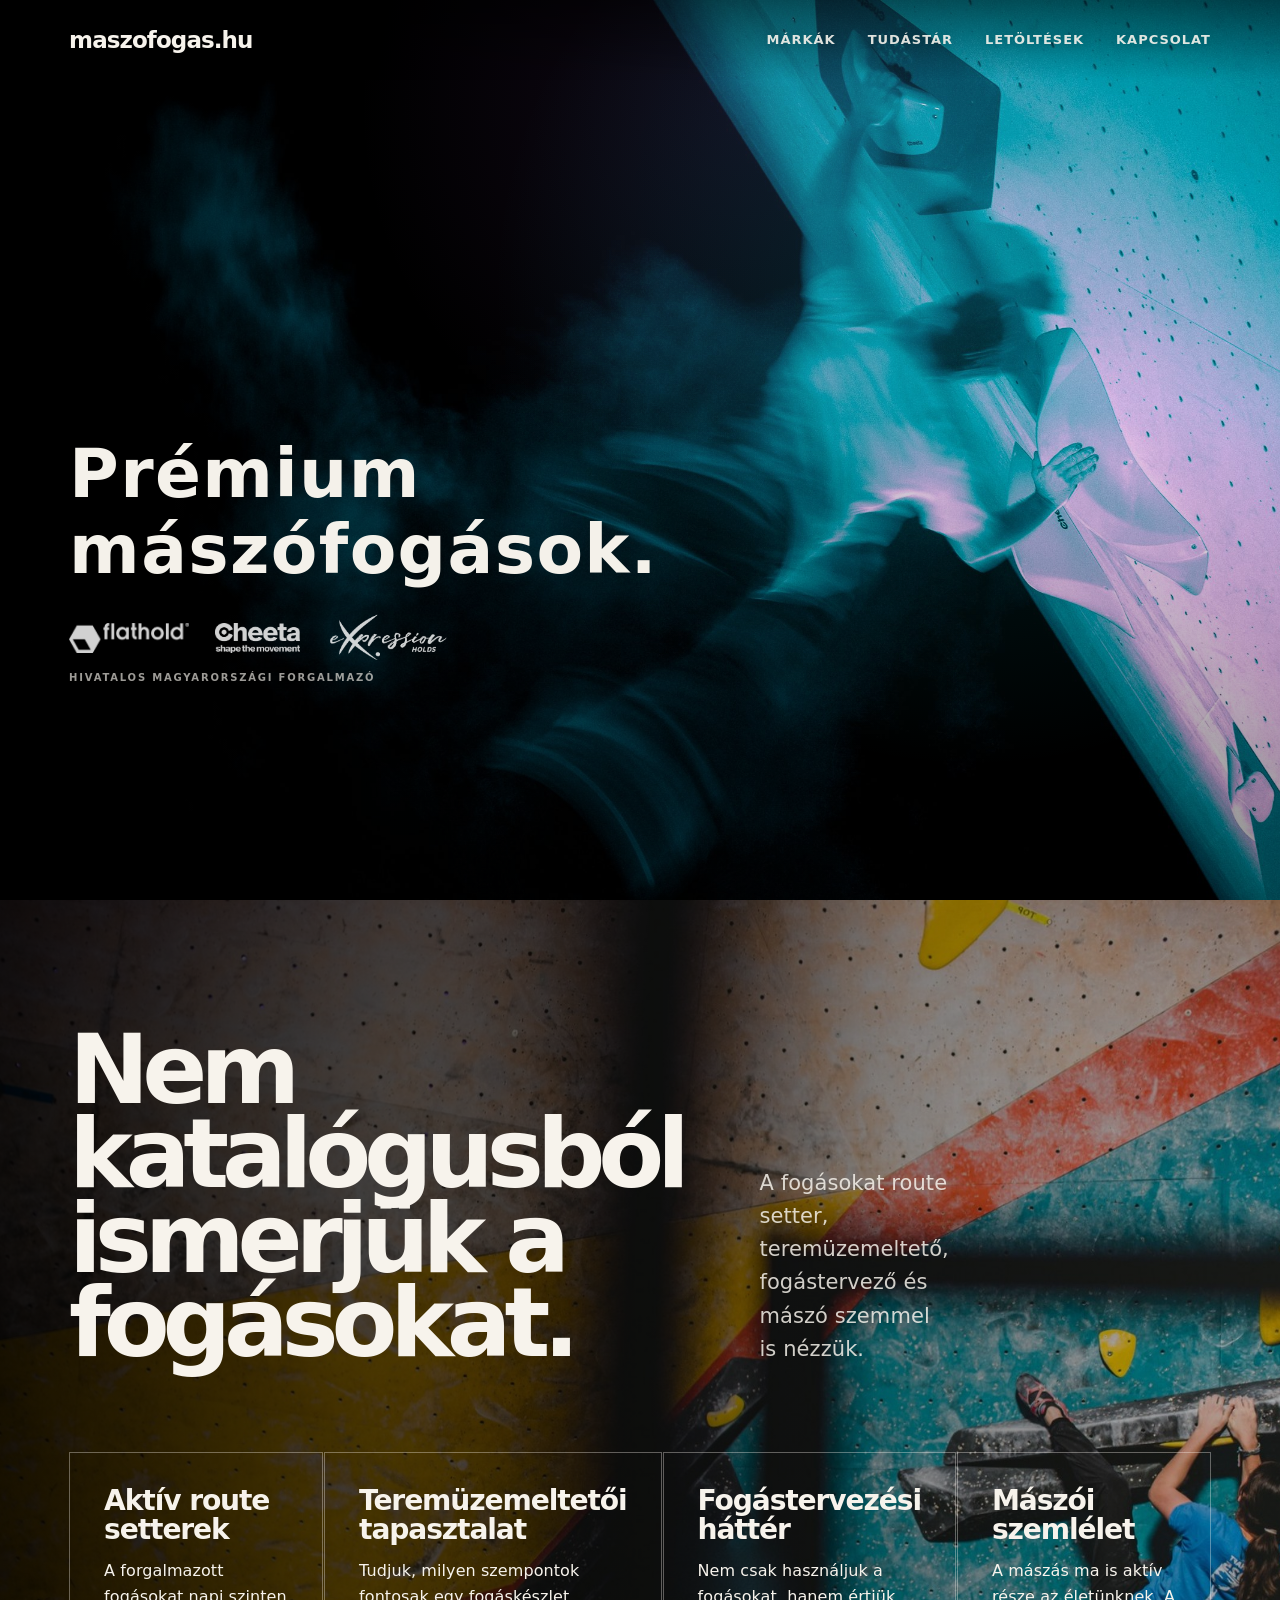
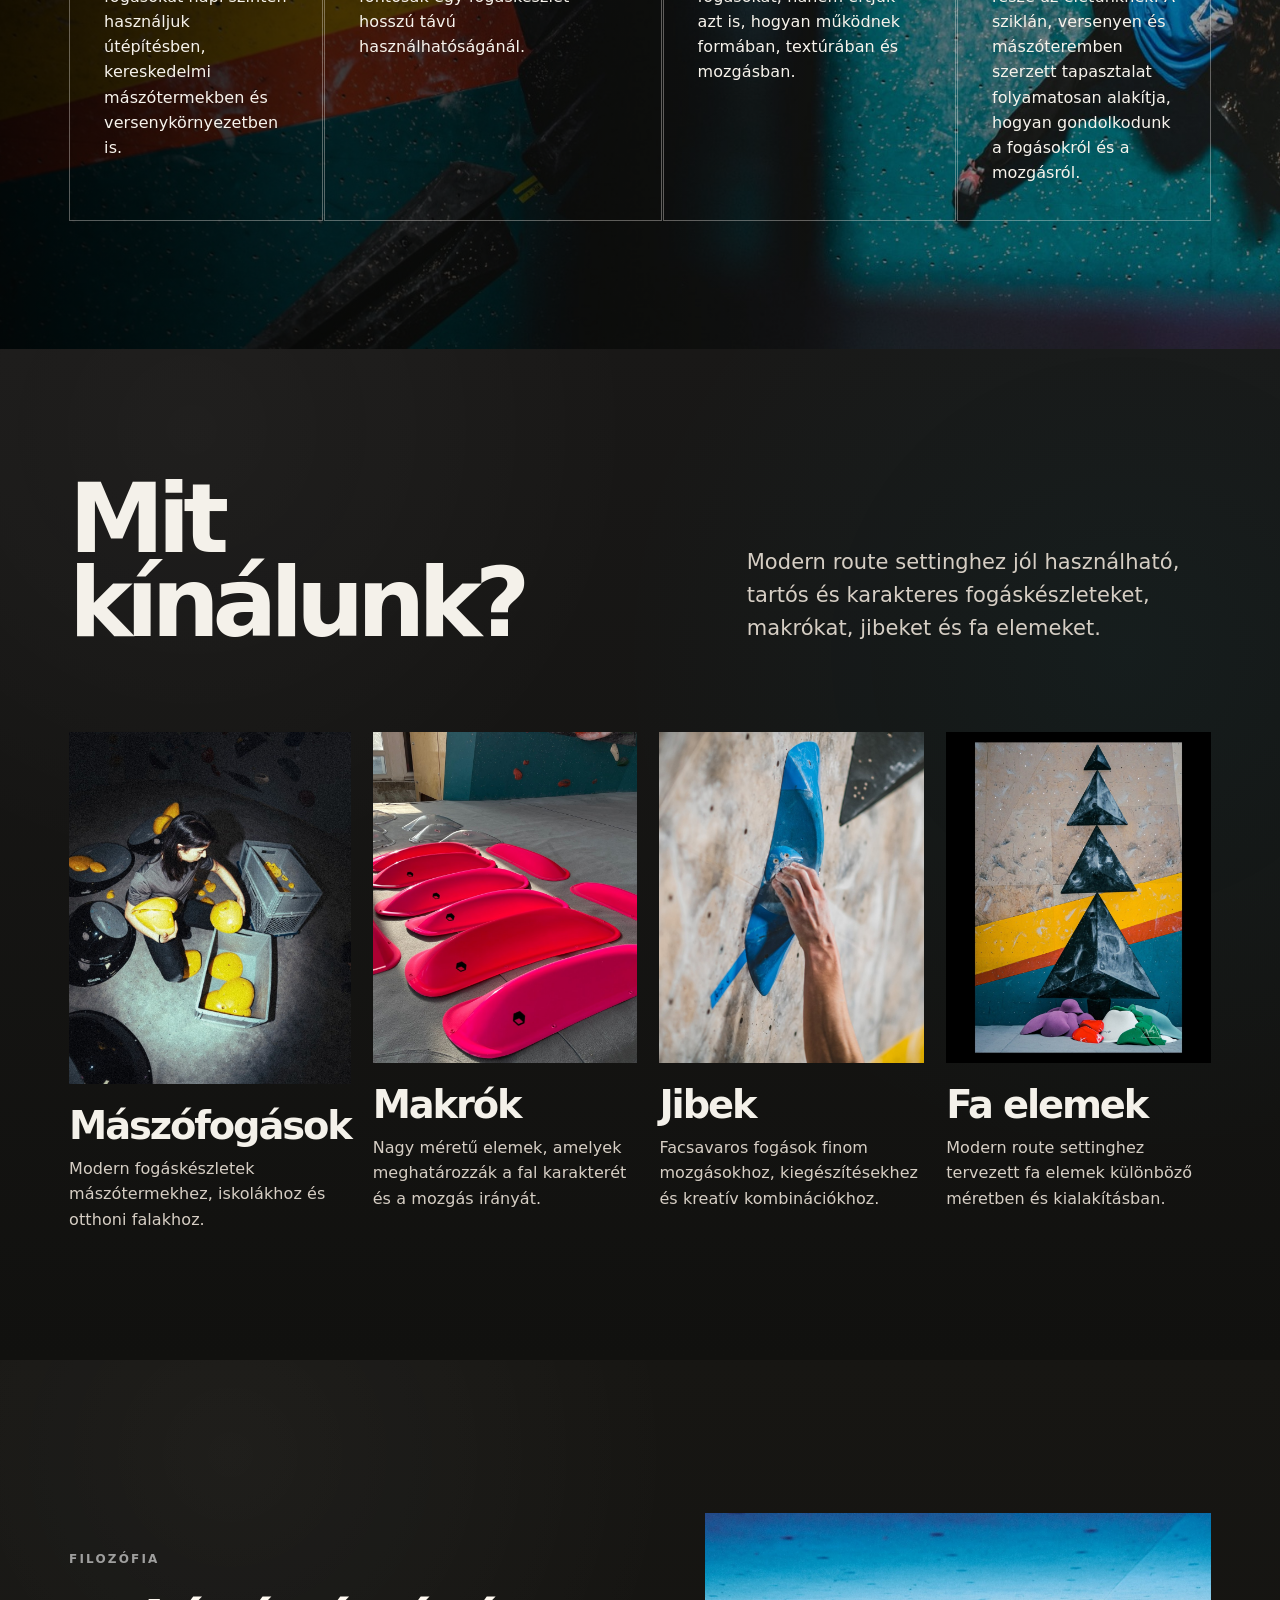
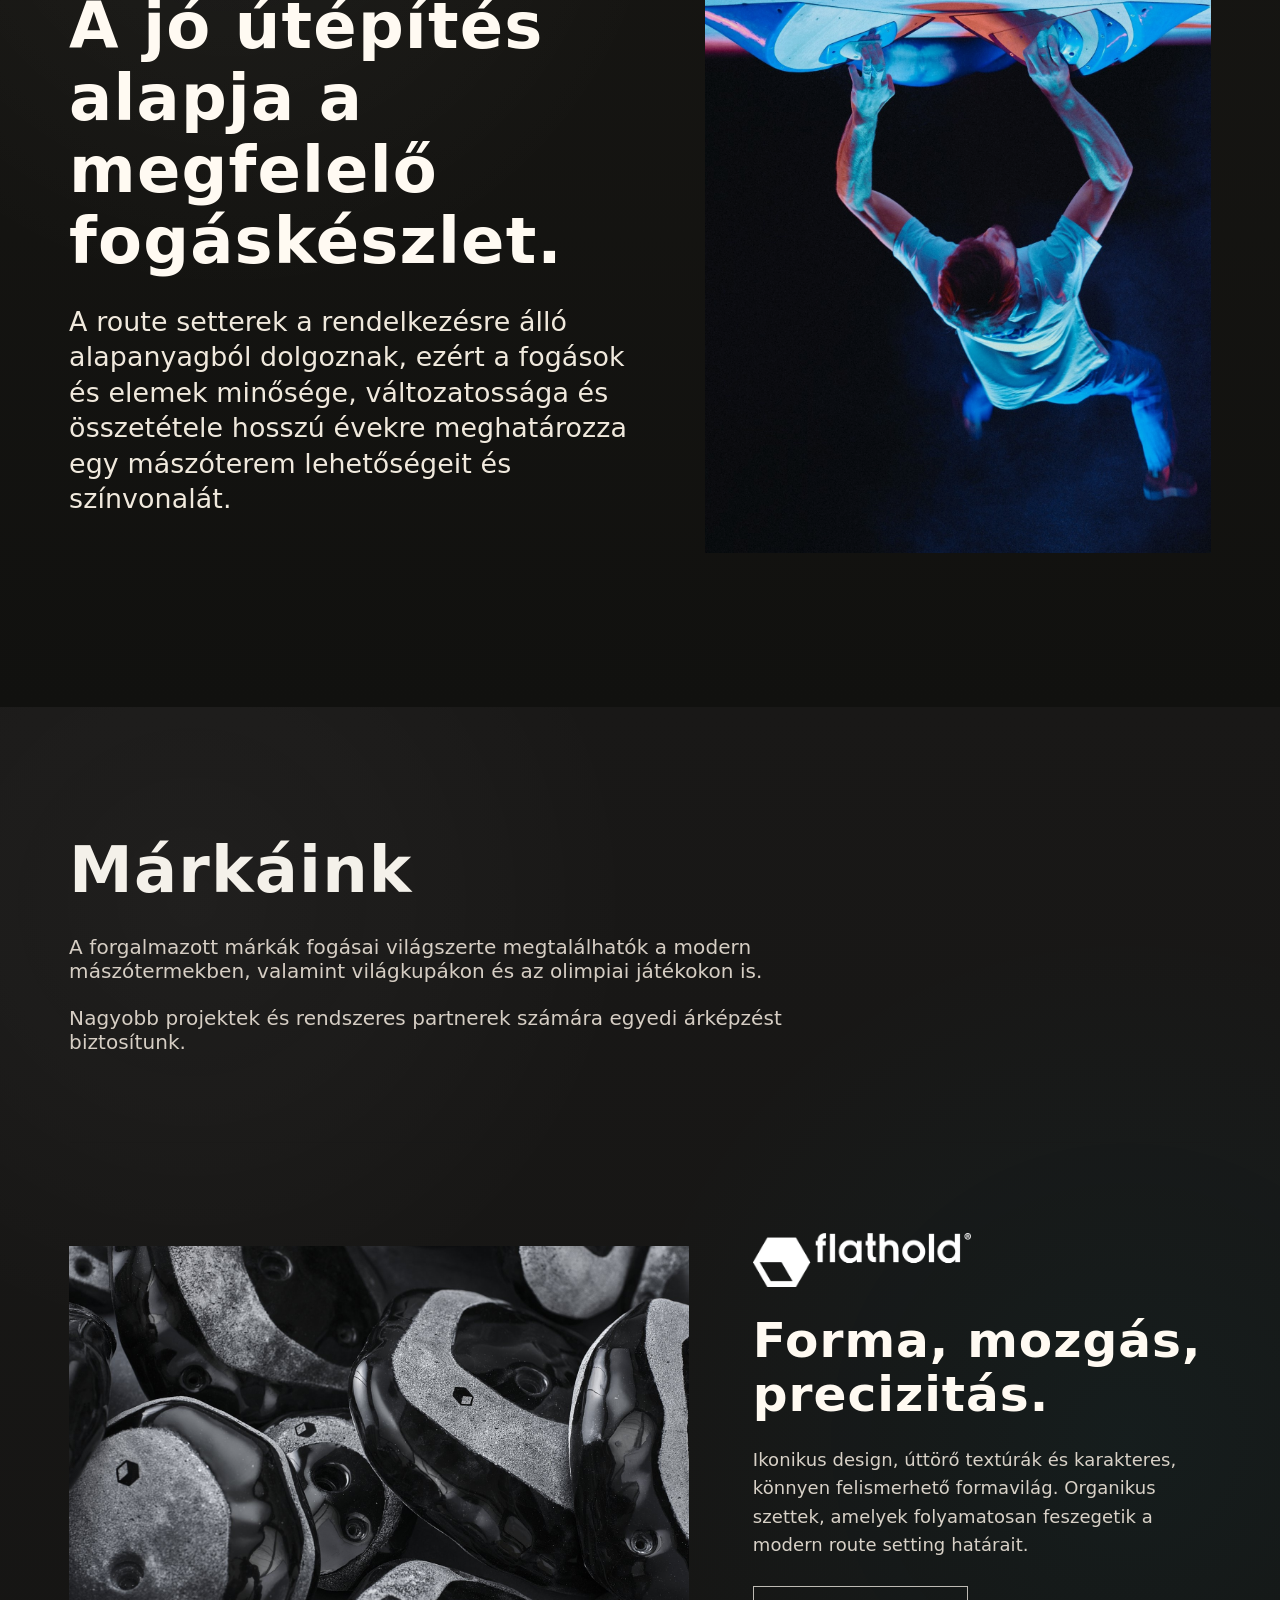
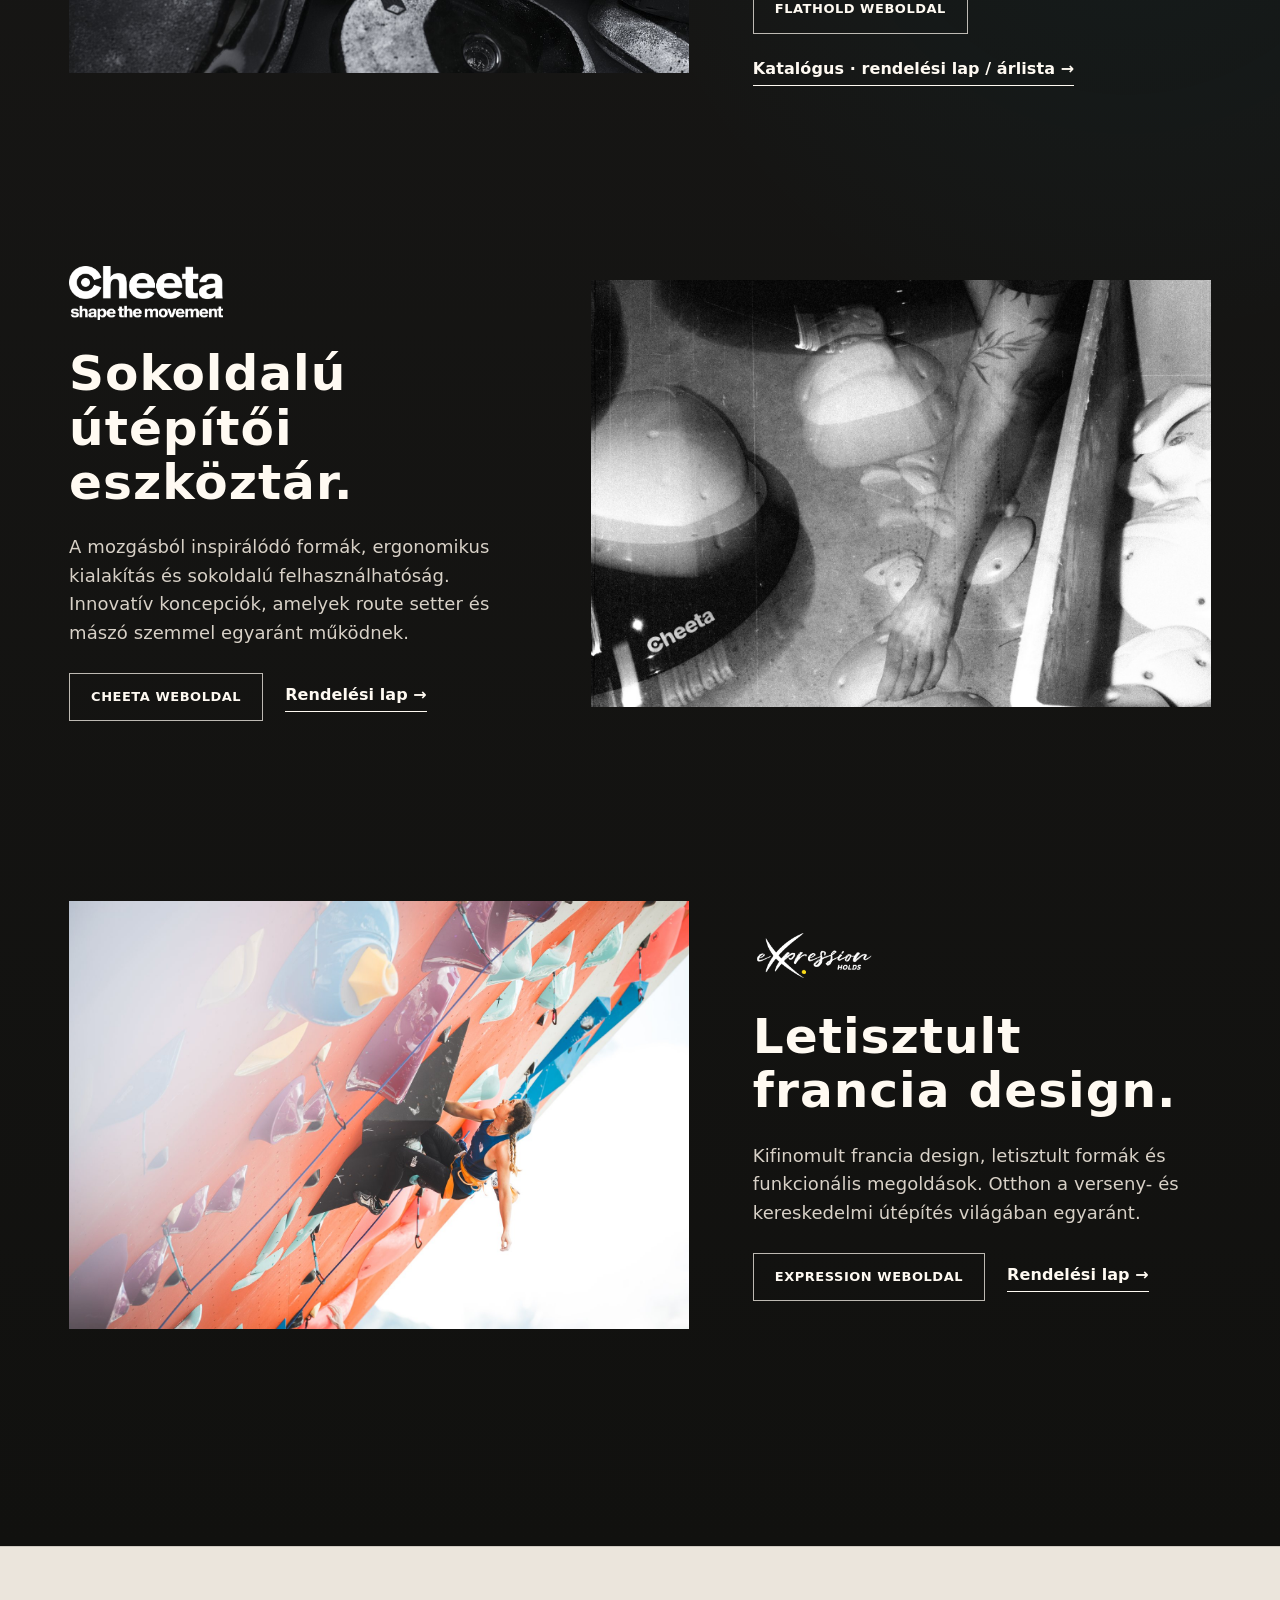
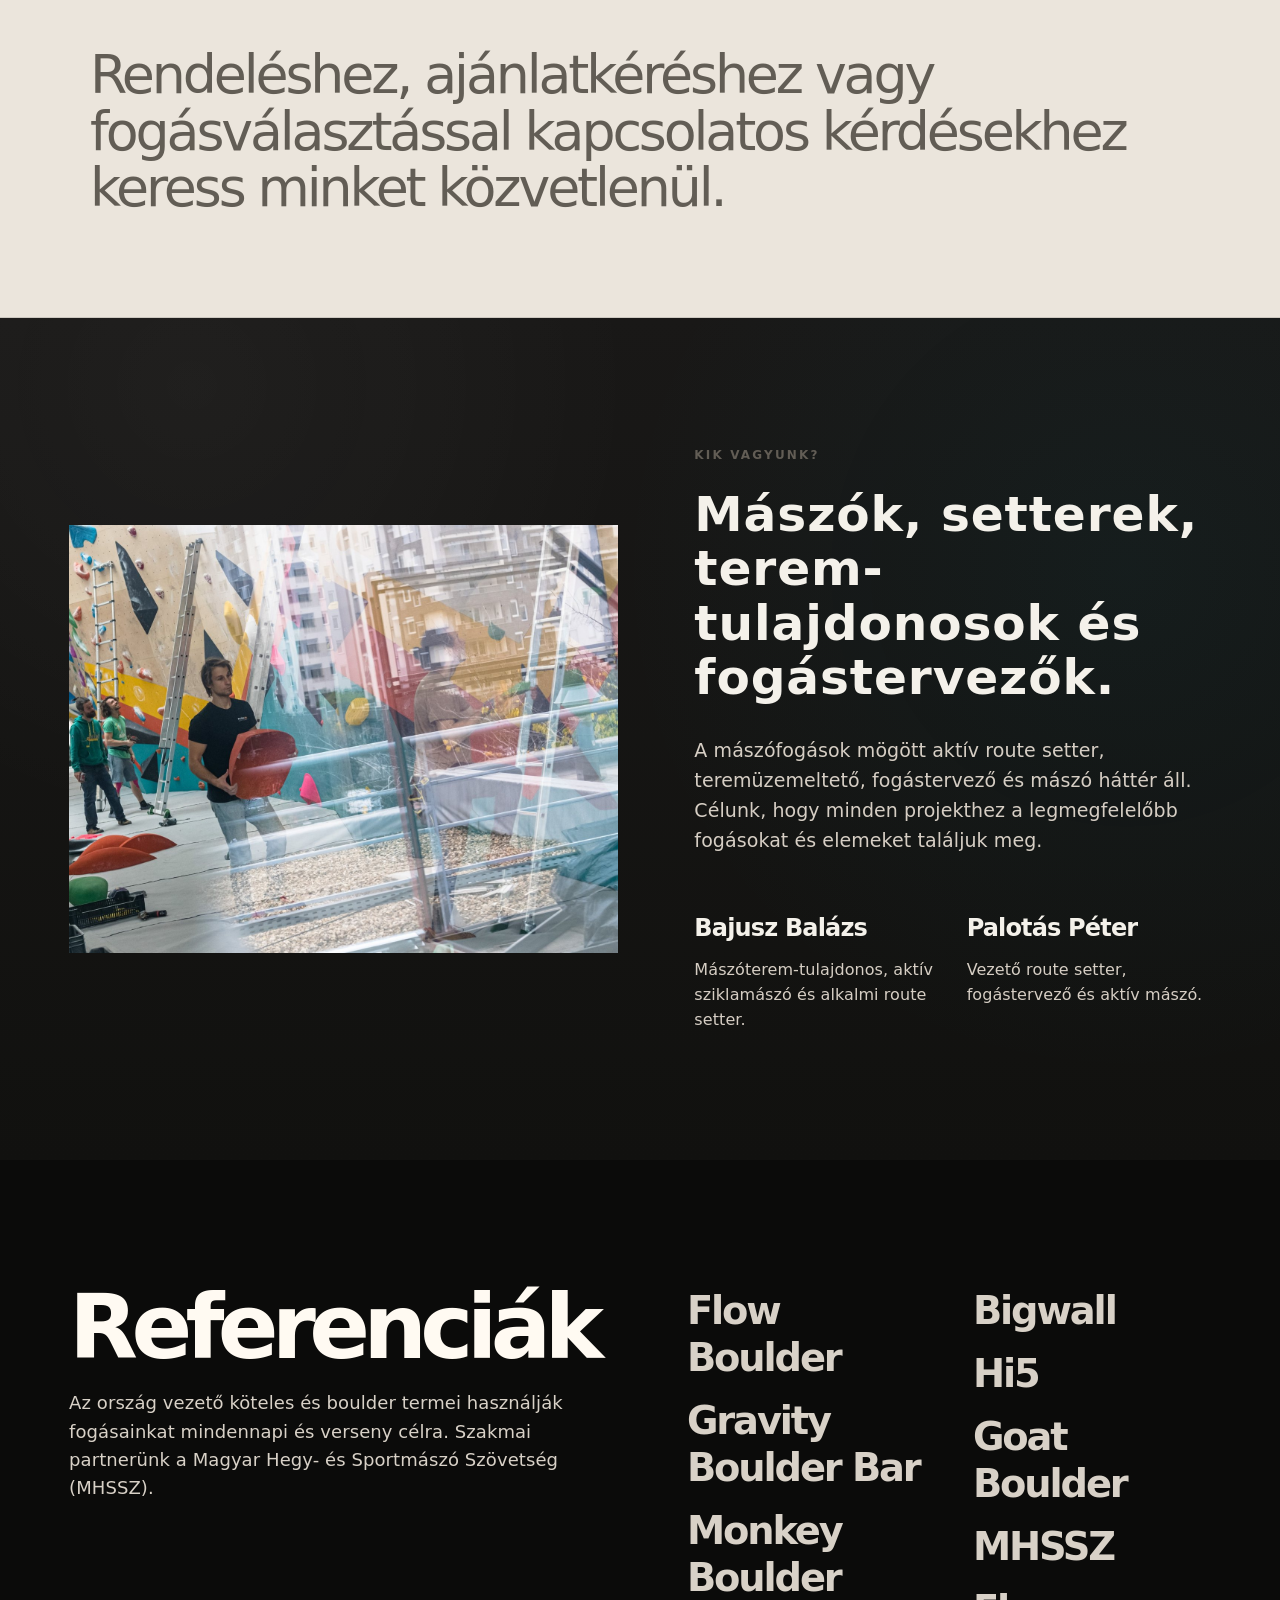
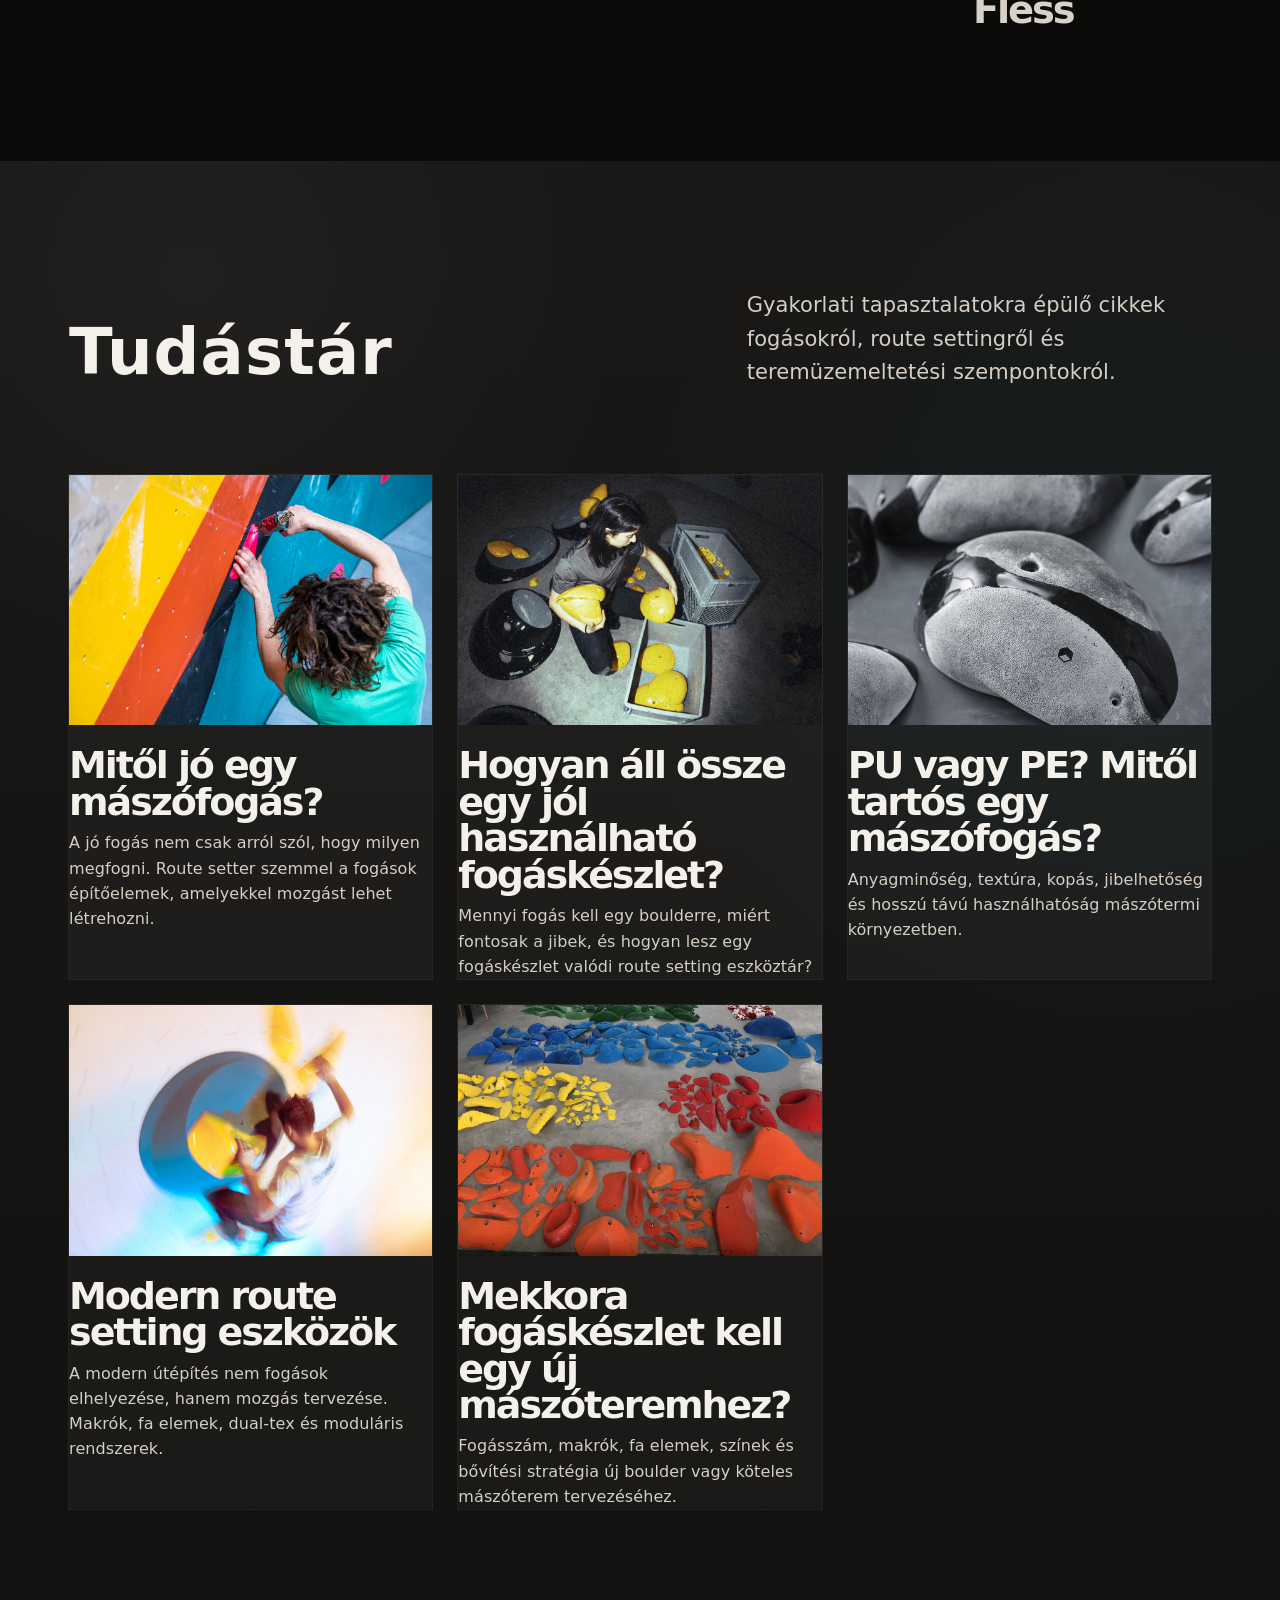
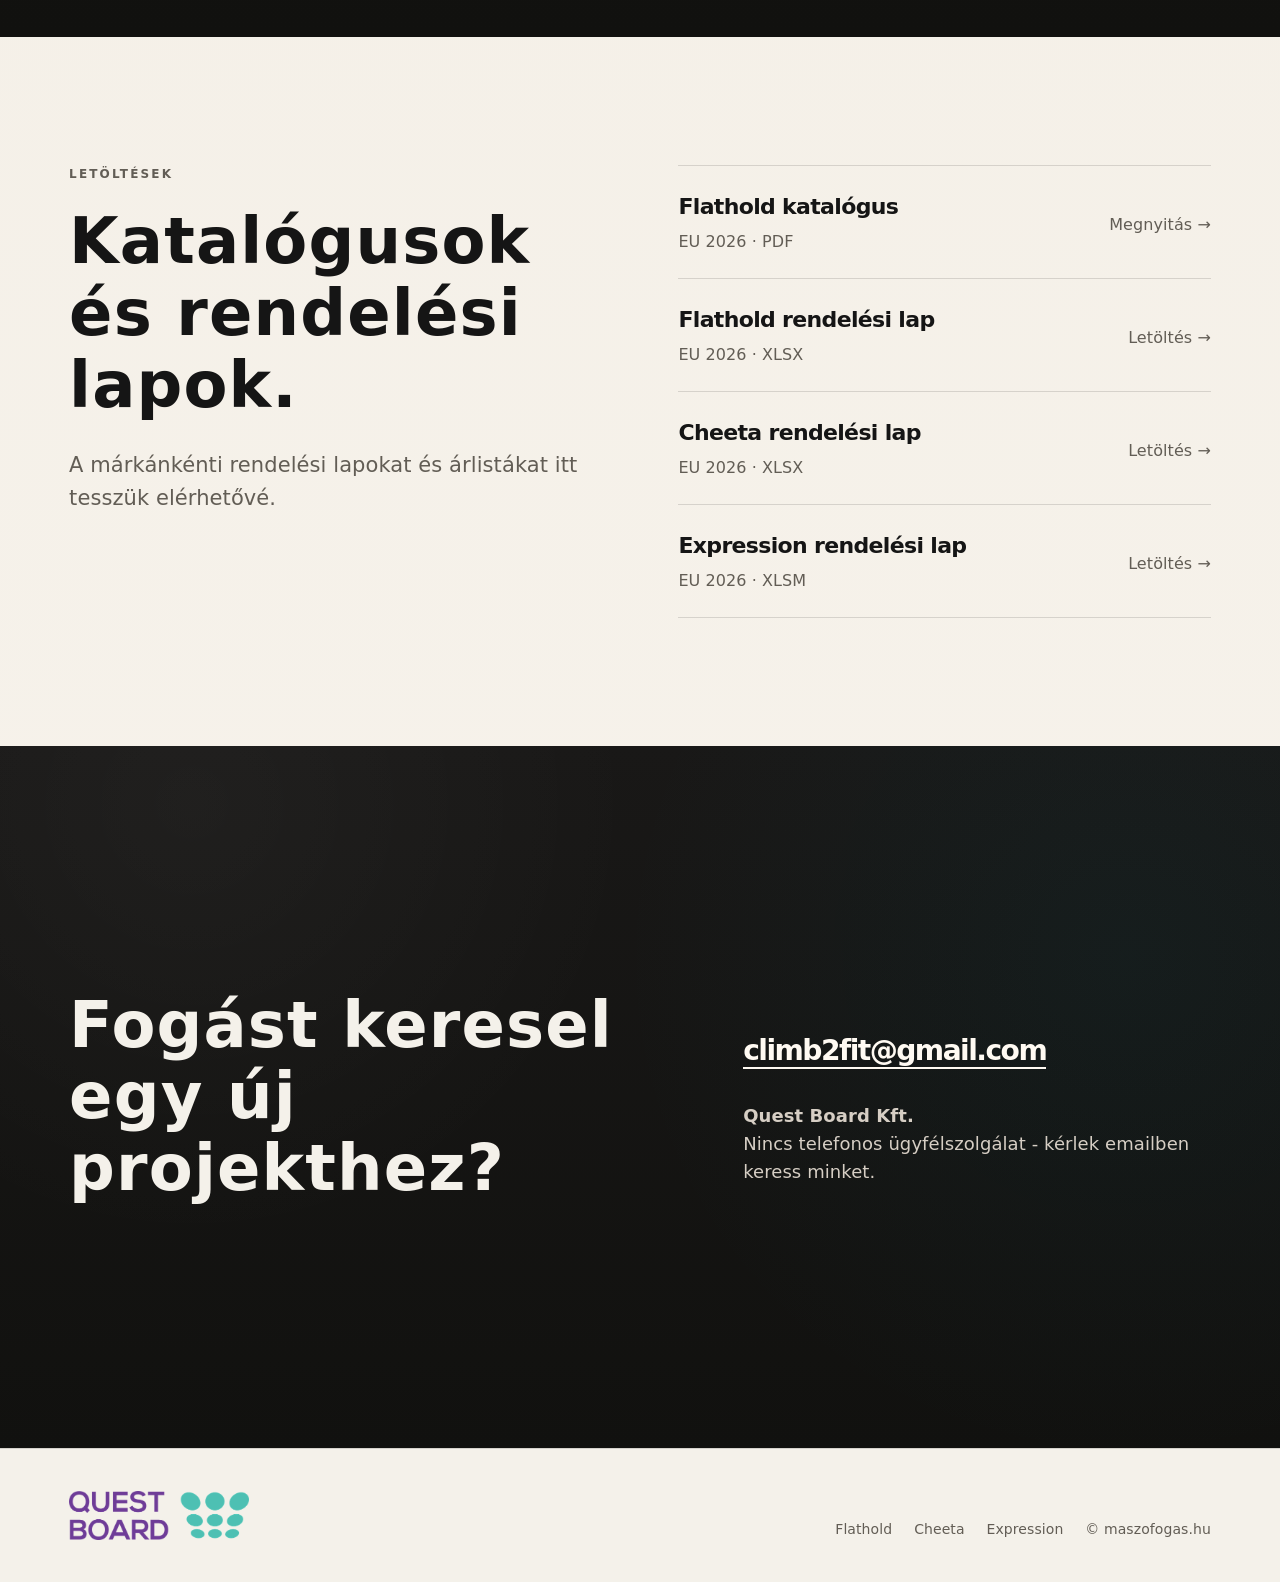
<file: index.html>
<!doctype html>
<html lang="hu">
<head>
  <meta charset="utf-8">
  <meta name="viewport" content="width=device-width, initial-scale=1">
  <title>Prémium<br>mászófogások. | maszofogas.hu</title>
  <meta name="description" content="Flathold, Cheeta és Expression hivatalos magyarországi forgalmazója. Prémium mászófogások, makrók, jibek és fa elemek mászótermeknek, iskoláknak és otthoni falakhoz.">
  <link rel="stylesheet" href="assets/style.css">
  <link rel="canonical" href="https://www.maszofogas.hu/index.html">
  <meta property="og:title" content="Mászófogás forgalmazás – Flathold, Cheeta, Expression | maszofogas.hu">
  <meta property="og:description" content="Prémium mászófogások, makrók és fa elemek forgalmazása Magyarországon. Flathold, Cheeta és Expression. Aktív route setterektől, teremüzemeltetői tapasztalattal.">
  <meta property="og:url" content="https://www.maszofogas.hu/index.html">
  <meta property="og:type" content="website">
  <meta property="og:image" content="https://www.maszofogas.hu/assets/img/og-image.jpg">
  <meta property="og:locale" content="hu_HU">
  <meta name="twitter:card" content="summary_large_image">
  <meta name="robots" content="index, follow">
</head>
<body>
  <header class="nav" id="nav">
    <a class="site-title" href="#top">maszofogas.hu</a>
    <nav class="nav-links" aria-label="Fő navigáció">
      <a href="#markak">Márkák</a>
      <a href="tudastar.html">Tudástár</a>
      <a href="#letoltesek">Letöltések</a>
      <a href="#kapcsolat">Kapcsolat</a>
    </nav>
    <button class="menu-btn" id="menuBtn" type="button">Menü</button>
  </header>
  <nav class="mobile-panel" id="mobilePanel" aria-label="Mobil navigáció">
    <a href="#markak">Márkák</a>
    <a href="tudastar.html">Tudástár</a>
    <a href="#letoltesek">Letöltések</a>
    <a href="#kapcsolat">Kapcsolat</a>
  </nav>

  <main id="top">
    <section class="hero">
      <div class="hero-inner">
        <h1>Prémium<br>mászófogások.</h1>
        <div class="hero-logos" aria-label="Forgalmazott márkák">
          <img src="assets/logos/flathold.png" alt="Flathold">
          <img src="assets/logos/cheeta.png" alt="Cheeta">
          <img src="assets/logos/expression.png" alt="Expression">
        </div>
        <div class="eyebrow">Hivatalos magyarországi forgalmazó</div>
      </div>
    </section>

    <section class="section soft intro-section">
      <div class="container">
        <div class="section-head">
          <h2>Nem katalógusból ismerjük a fogásokat.</h2>
          <p>A fogásokat route setter, teremüzemeltető, fogástervező és mászó szemmel is nézzük.</p>
        </div>
<div class="why-grid">
          <article class="why-card"><div><h3>Aktív route setterek</h3><p>A forgalmazott fogásokat napi szinten használjuk útépítésben, kereskedelmi mászótermekben és versenykörnyezetben is.</p></div></article>
          <article class="why-card"><div><h3>Teremüzemeltetői tapasztalat</h3><p>Tudjuk, milyen szempontok fontosak egy fogáskészlet hosszú távú használhatóságánál.</p></div></article>
          <article class="why-card"><div><h3>Fogástervezési háttér</h3><p>Nem csak használjuk a fogásokat, hanem értjük azt is, hogyan működnek formában, textúrában és mozgásban.</p></div></article>
          <article class="why-card"><div><h3>Mászói szemlélet</h3><p>A mászás ma is aktív része az életünknek. A sziklán, versenyen és mászóteremben szerzett tapasztalat folyamatosan alakítja, hogyan gondolkodunk a fogásokról és a mozgásról.</p></div></article>
        </div>
      </div>
    </section>

    <section class="section">
      <div class="container">
        <div class="section-head">
          <h2>Mit kínálunk?</h2>
          <p>Modern route settinghez jól használható, tartós és karakteres fogáskészleteket, makrókat, jibeket és fa elemeket.</p>
        </div>
        <div class="product-grid">
          <article class="product-card"><img src="assets/img/holds.jpg" alt="Mászófogások"><h3>Mászófogások</h3><p>Modern fogáskészletek mászótermekhez, iskolákhoz és otthoni falakhoz.</p></article>
          <article class="product-card"><img src="assets/img/macro.jpg" alt="Makrók"><h3>Makrók</h3><p>Nagy méretű elemek, amelyek meghatározzák a fal karakterét és a mozgás irányát.</p></article>
          <article class="product-card"><img src="assets/img/jibs.jpg" alt="Jibek és facsavaros fogások"><h3>Jibek</h3><p>Facsavaros fogások finom mozgásokhoz, kiegészítésekhez és kreatív kombinációkhoz.</p></article>
          <article class="product-card"><img src="assets/img/volumes.jpg" alt="Fa elemek"><h3>Fa elemek</h3><p>Modern route settinghez tervezett fa elemek különböző méretben és kialakításban.</p></article>
        </div>
      </div>
    </section>

    <section class="manifesto">
      <div class="container">
        <div>
          <div class="eyebrow" style="color:rgba(255,255,255,.58)">Filozófia</div>
          <h2>A jó útépítés alapja a megfelelő fogáskészlet.</h2>
          <p>A route setterek a rendelkezésre álló alapanyagból dolgoznak, ezért a fogások és elemek minősége, változatossága és összetétele hosszú évekre meghatározza egy mászóterem lehetőségeit és színvonalát.</p>
        </div>
        <img src="assets/img/philosophy.jpg" alt="Modern route setting és mászófogások">
      </div>
    </section>

    <section id="markak" class="section">
      <div class="container">
        <div class="brand-intro">
          <h2>Márkáink</h2>
          
          <p class="small">A forgalmazott márkák fogásai világszerte megtalálhatók a modern mászótermekben, valamint világkupákon és az olimpiai játékokon is.</p>
          <p class="small">Nagyobb projektek és rendszeres partnerek számára egyedi árképzést biztosítunk.</p>
        </div>

        <article class="brand-feature">
          <div class="brand-image"><img src="assets/img/flathold.jpg" alt="Flathold mászófogások"></div>
          <div class="brand-copy">
            <img class="brand-logo" src="assets/logos/flathold.png" alt="Flathold logó">
            <h3>Forma, mozgás, precizitás.</h3>
            <p>Ikonikus design, úttörő textúrák és karakteres, könnyen felismerhető formavilág. Organikus szettek, amelyek folyamatosan feszegetik a modern route setting határait.</p>
            <div class="brand-actions"><a class="btn" href="https://www.flathold.com/" target="_blank" rel="noopener">Flathold weboldal</a><a class="text-link" href="#letoltesek">Katalógus · rendelési lap / árlista →</a></div>
          </div>
        </article>

        <article class="brand-feature">
          <div class="brand-image"><img src="assets/img/cheeta.jpg" alt="Cheeta mászófogások"></div>
          <div class="brand-copy">
            <img class="brand-logo" src="assets/logos/cheeta.png" alt="Cheeta logó">
            <h3>Sokoldalú útépítői eszköztár.</h3>
            <p>A mozgásból inspirálódó formák, ergonomikus kialakítás és sokoldalú felhasználhatóság. Innovatív koncepciók, amelyek route setter és mászó szemmel egyaránt működnek.</p>
            <div class="brand-actions"><a class="btn" href="https://www.cheeta-holds.com/" target="_blank" rel="noopener">Cheeta weboldal</a><a class="text-link" href="#letoltesek">Rendelési lap →</a></div>
          </div>
        </article>

        <article class="brand-feature">
          <div class="brand-image"><img src="assets/img/expression.jpg" alt="Expression mászófogások"></div>
          <div class="brand-copy">
            <img class="brand-logo" src="assets/logos/expression.png" alt="Expression logó">
            <h3>Letisztult francia design.</h3>
            <p>Kifinomult francia design, letisztult formák és funkcionális megoldások. Otthon a verseny- és kereskedelmi útépítés világában egyaránt.</p>
            <div class="brand-actions"><a class="btn" href="https://www.expression-holds.com/" target="_blank" rel="noopener">Expression weboldal</a><a class="text-link" href="#letoltesek">Rendelési lap →</a></div>
          </div>
        </article>
      </div>
    </section>

    <section class="world-line">
      <p>Rendeléshez, ajánlatkéréshez vagy fogásválasztással kapcsolatos kérdésekhez keress minket közvetlenül.</p>
    </section>

    <section class="section soft">
      <div class="container about-grid">
        <img src="assets/img/about.jpg" alt="Route setting és fogásmozgatás egy mászóteremben">
        <div class="about-copy">
          <div class="eyebrow">Kik vagyunk?</div>
          <h2>Mászók, setterek, terem­tulajdonosok és fogás­tervezők.</h2>
          <p>A mászófogások mögött aktív route setter, teremüzemeltető, fogástervező és mászó háttér áll. Célunk, hogy minden projekthez a legmegfelelőbb fogásokat és elemeket találjuk meg.</p>
          <div class="bio-row">
            <div class="bio"><h3>Bajusz Balázs</h3><p>Mászóterem-tulajdonos, aktív sziklamászó és alkalmi route setter.</p></div>
            <div class="bio"><h3>Palotás Péter</h3><p>Vezető route setter, fogástervező és aktív mászó.</p></div>
          </div>
        </div>
      </div>
    </section>

    <section class="section black">
      <div class="container references">
        <div>
          <h2>Referenciák</h2>
          <p>Az ország vezető köteles és boulder termei használják fogásainkat mindennapi és verseny célra. Szakmai partnerünk a Magyar Hegy- és Sportmászó Szövetség (MHSSZ).</p>
        </div>
        <ul class="ref-list">
          <li>Flow Boulder</li>
          <li>Gravity Boulder Bar</li>
          <li>Monkey Boulder</li>
          <li>Bigwall</li>
          <li>Hi5</li>
          <li>Goat Boulder</li>
          <li>MHSSZ</li>
          <li>Fless</li>
        </ul>
      </div>
    </section>

    <section id="tudastar" class="section soft">
      <div class="container">
        <div class="section-head">
          <h2>Tudástár</h2>
          <p>Gyakorlati tapasztalatokra épülő cikkek fogásokról, route settingről és teremüzemeltetési szempontokról.</p>
        </div>
        <div class="journal-grid">
          <article class="article"><a href="tudastar/mitol-jo-egy-maszofogas.html"><img src="assets/img/articles/mitol-jo-egy-maszofogas.jpg" alt="Mitől jó egy mászófogás?"><h3>Mitől jó egy mászófogás?</h3><p>A jó fogás nem csak arról szól, hogy milyen megfogni. Route setter szemmel a fogások építőelemek, amelyekkel mozgást lehet létrehozni.</p></a></article>
          <article class="article"><a href="tudastar/jol-hasznalhato-fogaskeszlet.html"><img src="assets/img/articles/fogaskeszlet.jpg" alt="Hogyan áll össze egy jól használható fogáskészlet?"><h3>Hogyan áll össze egy jól használható fogáskészlet?</h3><p>Mennyi fogás kell egy boulderre, miért fontosak a jibek, és hogyan lesz egy fogáskészlet valódi route setting eszköztár?</p></a></article>
          <article class="article"><a href="tudastar/pu-pe-fogasok-tartossag.html"><img src="assets/img/articles/pu-pe-tartossag.jpg" alt="PU vagy PE? Mitől tartós egy mászófogás?"><h3>PU vagy PE? Mitől tartós egy mászófogás?</h3><p>Anyagminőség, textúra, kopás, jibelhetőség és hosszú távú használhatóság mászótermi környezetben.</p></a></article>
          <article class="article"><a href="tudastar/modern-routesetting-eszkozok.html"><img src="assets/img/articles/modern-routesetting.jpg" alt="Modern route setting eszközök"><h3>Modern route setting eszközök</h3><p>A modern útépítés nem fogások elhelyezése, hanem mozgás tervezése. Makrók, fa elemek, dual-tex és moduláris rendszerek.</p></a></article>
          <article class="article"><a href="tudastar/mekkora-fogaskeszlet-kell-egy-uj-maszoteremhez.html"><img src="assets/img/articles/uj-maszoterem-fogaskoltseg.jpg" alt="Mekkora fogáskészlet kell egy új mászóteremhez?"><h3>Mekkora fogáskészlet kell egy új mászóteremhez?</h3><p>Fogásszám, makrók, fa elemek, színek és bővítési stratégia új boulder vagy köteles mászóterem tervezéséhez.</p></a></article>
        </div>
      </div>
    </section>

    <section id="letoltesek" class="section">
      <div class="container downloads-grid">
        <div class="section-head" style="display:block;margin:0">
          <div class="eyebrow">Letöltések</div>
          <h2>Katalógusok és rendelési lapok.</h2>
          <p style="margin-top:28px">A márkánkénti rendelési lapokat és árlistákat itt tesszük elérhetővé.</p>
        </div>
        <div class="download-list">
          <a class="download-item" href="https://www.flathold.com/wp-content/uploads/FLA-CatalogueFlathold.pdf" target="_blank" rel="noopener"><div><strong>Flathold katalógus</strong><span>EU 2026 · PDF</span></div><span>Megnyitás →</span></a>
          <a class="download-item" href="downloads/flathold-rendeles-2026.xlsx" download><div><strong>Flathold rendelési lap</strong><span>EU 2026 · XLSX</span></div><span>Letöltés →</span></a>
          <a class="download-item" href="downloads/cheeta-rendeles-2026.xlsx" download><div><strong>Cheeta rendelési lap</strong><span>EU 2026 · XLSX</span></div><span>Letöltés →</span></a>
          <a class="download-item" href="downloads/expression-rendeles-2026.xlsm" download><div><strong>Expression rendelési lap</strong><span>EU 2026 · XLSM</span></div><span>Letöltés →</span></a>
        </div>
      </div>
    </section>

    <section id="kapcsolat" class="section soft contact">
      <div class="container contact-box">
        <h2>Fogást keresel egy új projekthez?</h2>
        <div>
          <a class="email" href="mailto:climb2fit@gmail.com">climb2fit@gmail.com</a>
          <p class="company"><strong>Quest Board Kft.</strong><br>Nincs telefonos ügyfélszolgálat - kérlek emailben keress minket.</p>
        </div>
      </div>
    </section>
  </main>

  <footer class="footer">
    <img class="qb" src="assets/logos/quest-board.png" alt="Quest Board Kft. logó">
    <div class="footer-links"><a href="https://www.flathold.com/" target="_blank" rel="noopener">Flathold</a><a href="https://www.cheeta-holds.com/" target="_blank" rel="noopener">Cheeta</a><a href="https://www.expression-holds.com/" target="_blank" rel="noopener">Expression</a><span>© maszofogas.hu</span></div>
  </footer>

  <script>
    const nav = document.getElementById('nav');
    const menuBtn = document.getElementById('menuBtn');
    const mobilePanel = document.getElementById('mobilePanel');
    window.addEventListener('scroll', () => nav.classList.toggle('scrolled', window.scrollY > 80));
    menuBtn.addEventListener('click', () => mobilePanel.classList.toggle('open'));
    mobilePanel.querySelectorAll('a').forEach(a => a.addEventListener('click', () => mobilePanel.classList.remove('open')));
  </script>
</body>
</html>
</file>
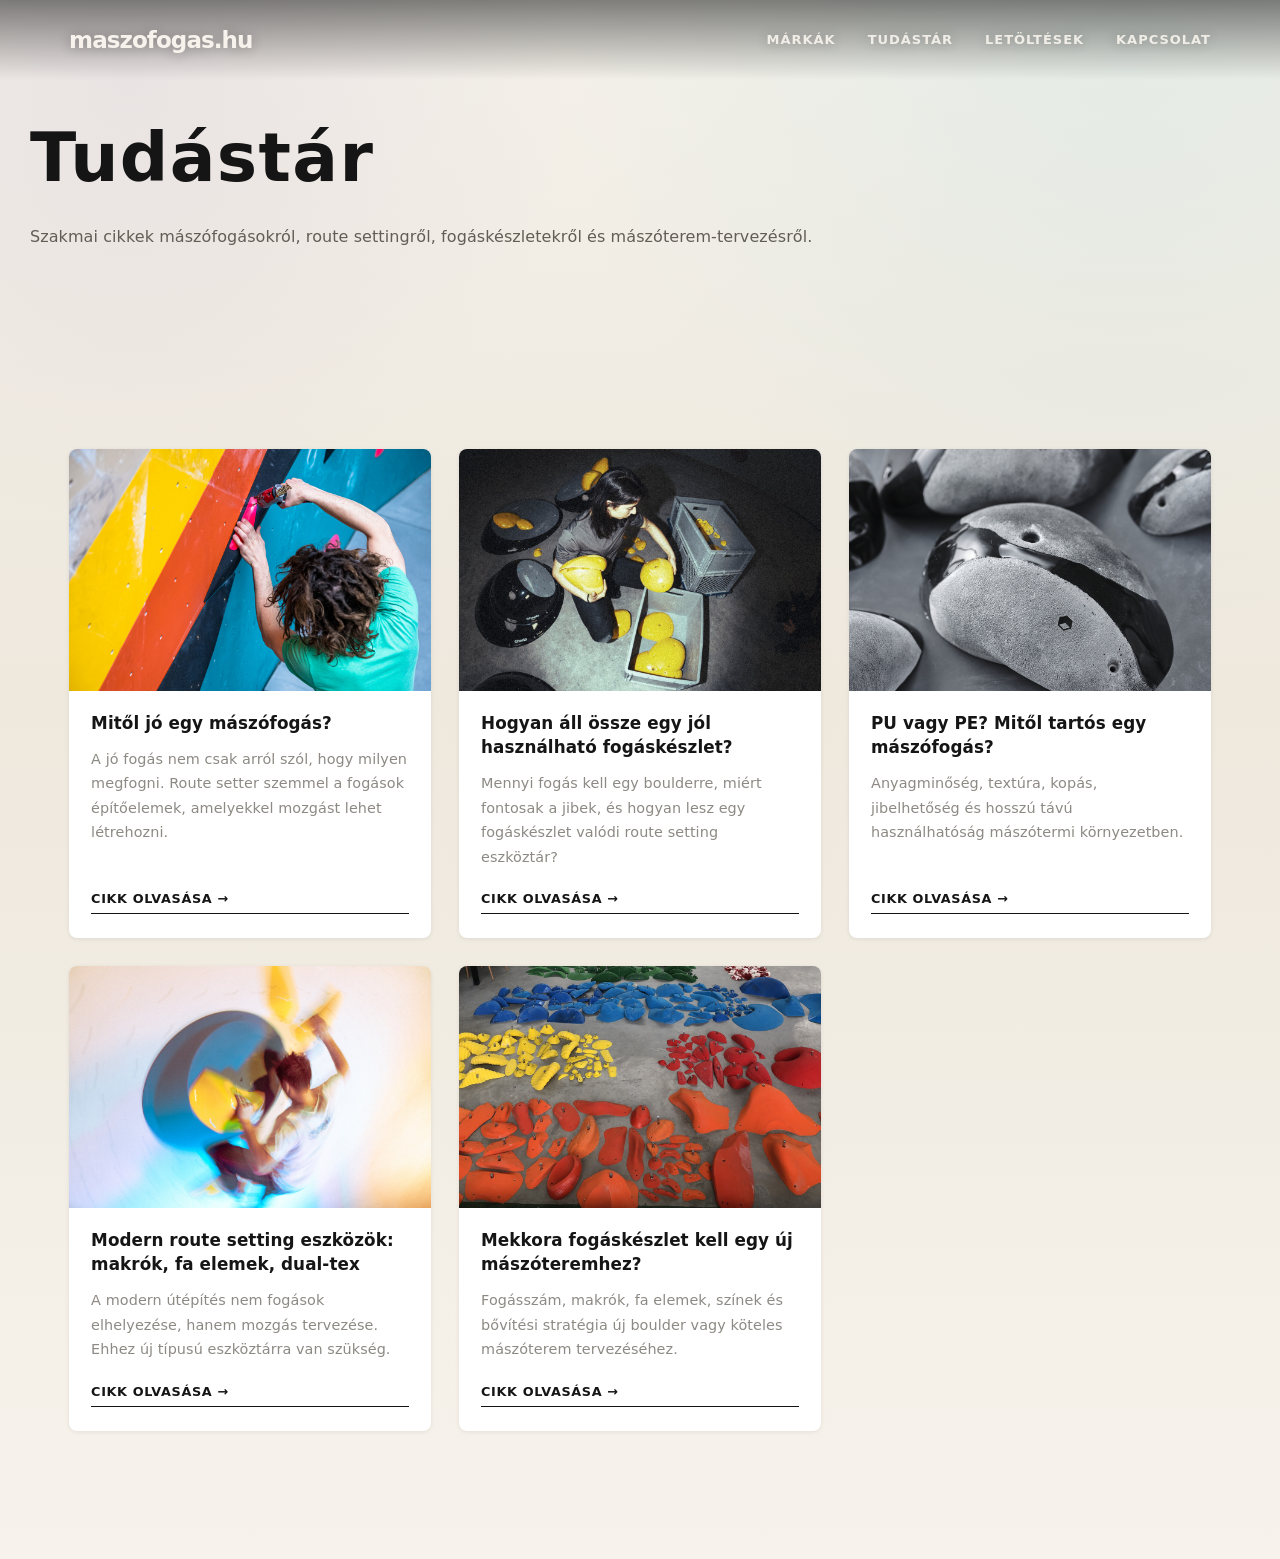
<file: tudastar.html>
<!doctype html>
<html lang="hu">
<head>
  <meta charset="utf-8">
  <meta name="viewport" content="width=device-width, initial-scale=1">
  <title>Tudástár – Cikkek mászófogásokról és route settingről | maszofogas.hu</title>
  <meta name="description" content="Szakmai cikkek mászófogásokról, route settingről és mászóterem-tervezésről. Aktív route setterektől, teremüzemeltetői tapasztalattal.">
  <link rel="stylesheet" href="assets/style.css">
  <link rel="canonical" href="https://www.maszofogas.hu/tudastar.html">
  <meta property="og:title" content="Tudástár – Cikkek mászófogásokról és route settingről">
  <meta property="og:description" content="Szakmai cikkek mászófogásokról, route settingről és mászóterem-tervezésről. Aktív route setterektől, teremüzemeltetői tapasztalattal.">
  <meta property="og:url" content="https://www.maszofogas.hu/tudastar.html">
  <meta property="og:type" content="website">
  <meta property="og:locale" content="hu_HU">
  <meta name="twitter:card" content="summary_large_image">
  <meta name="robots" content="index, follow">
  <style>
    .knowledge-hero {
      padding-top: 120px;
      padding-bottom: 48px;
    }
    .tudastar-grid {
      display: grid;
      grid-template-columns: repeat(auto-fill, minmax(300px, 1fr));
      gap: 28px;
      margin-top: 8px;
    }
    .tudastar-card {
      background: var(--surface, #fff);
      border-radius: 8px;
      overflow: hidden;
      box-shadow: 0 1px 4px rgba(0,0,0,.08);
      transition: transform .2s, box-shadow .2s;
    }
    .tudastar-card:hover {
      transform: translateY(-3px);
      box-shadow: 0 6px 20px rgba(0,0,0,.13);
    }
    .tudastar-card a {
      text-decoration: none;
      color: inherit;
      display: flex;
      flex-direction: column;
      height: 100%;
    }
    .tudastar-card .thumb {
      width: 100%;
      aspect-ratio: 3/2;
      object-fit: cover;
      display: block;
    }
    .tudastar-card .card-body {
      padding: 20px 22px 24px;
      display: flex;
      flex-direction: column;
      flex: 1;
    }
    .tudastar-card h2 {
      font-size: 1.05rem;
      line-height: 1.45;
      margin: 0 0 12px;
    }
    .tudastar-card p {
      font-size: .9rem;
      line-height: 1.7;
      margin: 0 0 20px;
      opacity: .72;
      flex: 1;
    }
    .tudastar-card .text-link {
      font-size: .8rem;
      font-weight: 600;
      letter-spacing: .05em;
      text-transform: uppercase;
    }
    @media (max-width: 600px) {
      .knowledge-hero { padding-top: 100px; }
      .tudastar-grid { grid-template-columns: 1fr; gap: 18px; }
    }
  </style>
</head>
<body>
  <header class="nav scrolled" id="nav">
    <a class="site-title" href="index.html#top">maszofogas.hu</a>
    <nav class="nav-links" aria-label="Fő navigáció">
      <a href="index.html#markak">Márkák</a>
      <a href="tudastar.html">Tudástár</a>
      <a href="index.html#letoltesek">Letöltések</a>
      <a href="index.html#kapcsolat">Kapcsolat</a>
    </nav>
    <button class="menu-btn" id="menuBtn" type="button">Menü</button>
  </header>
  <main>
    <section class="knowledge-hero">
      <div class="container">
        <h1>Tudástár</h1>
        <p>Szakmai cikkek mászófogásokról, route settingről, fogáskészletekről és mászóterem-tervezésről.</p>
      </div>
    </section>
    <section class="section">
      <div class="container">
        <div class="tudastar-grid">

          <article class="tudastar-card">
            <a href="tudastar/mitol-jo-egy-maszofogas.html">
              <img class="thumb" src="assets/img/articles/mitol-jo-egy-maszofogas.jpg" alt="Mitől jó egy mászófogás?">
              <div class="card-body">
                <h2>Mitől jó egy mászófogás?</h2>
                <p>A jó fogás nem csak arról szól, hogy milyen megfogni. Route setter szemmel a fogások építőelemek, amelyekkel mozgást lehet létrehozni.</p>
                <span class="text-link">Cikk olvasása →</span>
              </div>
            </a>
          </article>

          <article class="tudastar-card">
            <a href="tudastar/jol-hasznalhato-fogaskeszlet.html">
              <img class="thumb" src="assets/img/articles/fogaskeszlet.jpg" alt="Hogyan áll össze egy jól használható fogáskészlet?">
              <div class="card-body">
                <h2>Hogyan áll össze egy jól használható fogáskészlet?</h2>
                <p>Mennyi fogás kell egy boulderre, miért fontosak a jibek, és hogyan lesz egy fogáskészlet valódi route setting eszköztár?</p>
                <span class="text-link">Cikk olvasása →</span>
              </div>
            </a>
          </article>

          <article class="tudastar-card">
            <a href="tudastar/pu-pe-fogasok-tartossag.html">
              <img class="thumb" src="assets/img/articles/pu-pe-tartossag.jpg" alt="PU vagy PE? Mitől tartós egy mászófogás?">
              <div class="card-body">
                <h2>PU vagy PE? Mitől tartós egy mászófogás?</h2>
                <p>Anyagminőség, textúra, kopás, jibelhetőség és hosszú távú használhatóság mászótermi környezetben.</p>
                <span class="text-link">Cikk olvasása →</span>
              </div>
            </a>
          </article>

          <article class="tudastar-card">
            <a href="tudastar/modern-routesetting-eszkozok.html">
              <img class="thumb" src="assets/img/articles/modern-routesetting.jpg" alt="Modern route setting eszközök">
              <div class="card-body">
                <h2>Modern route setting eszközök: makrók, fa elemek, dual-tex</h2>
                <p>A modern útépítés nem fogások elhelyezése, hanem mozgás tervezése. Ehhez új típusú eszköztárra van szükség.</p>
                <span class="text-link">Cikk olvasása →</span>
              </div>
            </a>
          </article>

          <article class="tudastar-card">
            <a href="tudastar/mekkora-fogaskeszlet-kell-egy-uj-maszoteremhez.html">
              <img class="thumb" src="assets/img/articles/uj-maszoterem-fogaskoltseg.jpg" alt="Mekkora fogáskészlet kell egy új mászóteremhez?">
              <div class="card-body">
                <h2>Mekkora fogáskészlet kell egy új mászóteremhez?</h2>
                <p>Fogásszám, makrók, fa elemek, színek és bővítési stratégia új boulder vagy köteles mászóterem tervezéséhez.</p>
                <span class="text-link">Cikk olvasása →</span>
              </div>
            </a>
          </article>

        </div>
      </div>
    </section>
  </main>
  <script>
    const nav = document.getElementById('nav');
    window.addEventListener('scroll', () => nav.classList.toggle('scrolled', window.scrollY > 40));
  </script>
</body>
</html>
</file>
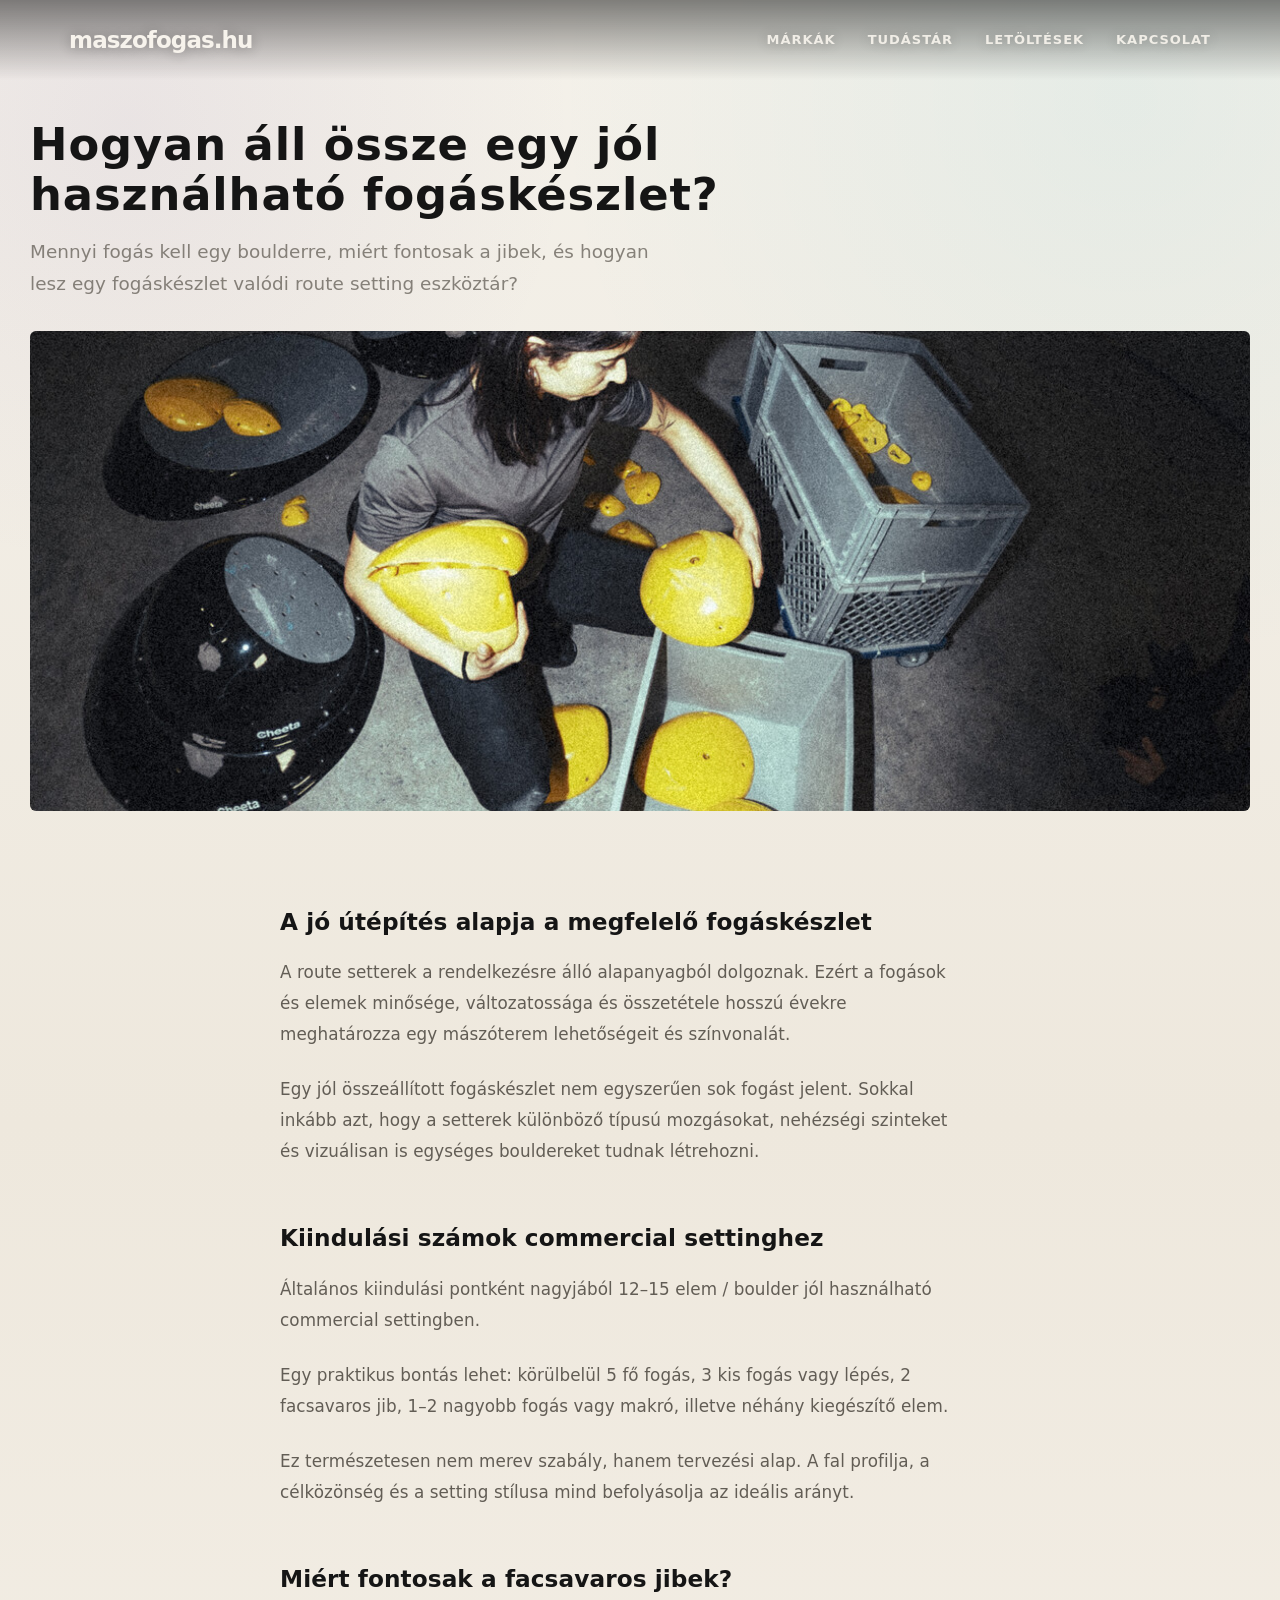
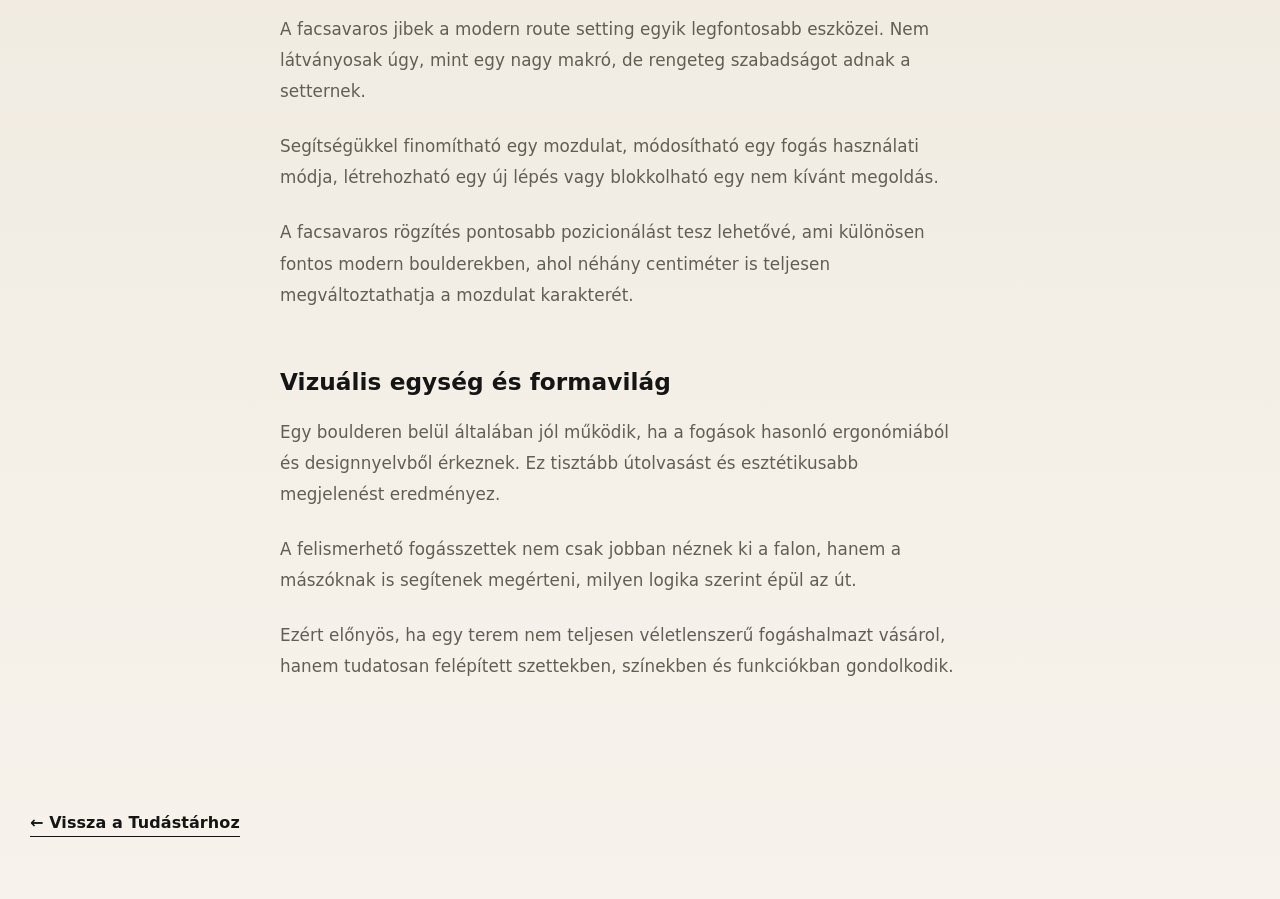
<file: tudastar/jol-hasznalhato-fogaskeszlet.html>
<!doctype html>
<html lang="hu">
<head>
  <meta charset="utf-8">
  <meta name="viewport" content="width=device-width, initial-scale=1">
  <title>Hogyan áll össze egy jól használható fogáskészlet? | maszofogas.hu</title>
  <meta name="description" content="Mennyi fogás kell egy boulderre, miért fontosak a jibek, és hogyan lesz egy fogáskészlet valódi route setting eszköztár?">
  <link rel="stylesheet" href="../assets/style.css">
  <link rel="canonical" href="https://www.maszofogas.hu/tudastar/jol-hasznalhato-fogaskeszlet.html">
  <meta property="og:title" content="Hogyan áll össze egy jól használható fogáskészlet?">
  <meta property="og:description" content="Mennyi fogás kell egy boulderre, miért fontosak a jibek, és hogyan lesz egy fogáskészlet valódi route setting eszköztár?">
  <meta property="og:image" content="https://www.maszofogas.hu/assets/img/articles/fogaskeszlet.jpg">
  <meta property="og:url" content="https://www.maszofogas.hu/tudastar/jol-hasznalhato-fogaskeszlet.html">
  <meta property="og:type" content="article">
  <meta property="og:locale" content="hu_HU">
  <meta name="twitter:card" content="summary_large_image">
  <meta name="robots" content="index, follow">
  <style>
    /* Article reading typography */
    .article-hero {
      padding-top: 120px;
      padding-bottom: 40px;
    }
    .article-hero h1 {
      font-size: clamp(1.8rem, 4vw, 2.8rem);
      line-height: 1.2;
      max-width: 760px;
      margin-bottom: 16px;
    }
    .article-hero p {
      font-size: 1.15rem;
      line-height: 1.7;
      max-width: 640px;
      opacity: .75;
      margin-bottom: 32px;
    }
    .article-hero .article-image img {
      width: 100%;
      max-height: 480px;
      object-fit: cover;
      border-radius: 6px;
    }
    .article-body {
      padding-top: 56px;
      padding-bottom: 72px;
    }
    .article-body .container {
      max-width: 720px;
    }
    .article-body h2 {
      font-size: 1.45rem;
      line-height: 1.3;
      margin-top: 56px;
      margin-bottom: 20px;
    }
    .article-body h2:first-child {
      margin-top: 0;
    }
    .article-body p {
      font-size: 1.05rem;
      line-height: 1.85;
      margin-bottom: 24px;
      max-width: 680px;
    }
    .article-back {
      padding: 32px 0 64px;
    }
  </style>
</head>
<body>
  <header class="nav scrolled" id="nav">
    <a class="site-title" href="../index.html#top">maszofogas.hu</a>
    <nav class="nav-links" aria-label="Fő navigáció">
      <a href="../index.html#markak">Márkák</a>
      <a href="../tudastar.html">Tudástár</a>
      <a href="../index.html#letoltesek">Letöltések</a>
      <a href="../index.html#kapcsolat">Kapcsolat</a>
    </nav>
    <button class="menu-btn" id="menuBtn" type="button">Menü</button>
  </header>
  <main>
<section class="article-hero"><div class="container"><h1>Hogyan áll össze egy jól használható fogáskészlet?</h1><p>Mennyi fogás kell egy boulderre, miért fontosak a jibek, és hogyan lesz egy fogáskészlet valódi route setting eszköztár?</p><div class="article-image"><img src="../assets/img/articles/fogaskeszlet.jpg" alt="Hogyan áll össze egy jól használható fogáskészlet?"></div></div></section>
<section class="article-body"><div class="container"><h2>A jó útépítés alapja a megfelelő fogáskészlet</h2><p>A route setterek a rendelkezésre álló alapanyagból dolgoznak. Ezért a fogások és elemek minősége, változatossága és összetétele hosszú évekre meghatározza egy mászóterem lehetőségeit és színvonalát.</p><p>Egy jól összeállított fogáskészlet nem egyszerűen sok fogást jelent. Sokkal inkább azt, hogy a setterek különböző típusú mozgásokat, nehézségi szinteket és vizuálisan is egységes bouldereket tudnak létrehozni.</p><h2>Kiindulási számok commercial settinghez</h2><p>Általános kiindulási pontként nagyjából 12–15 elem / boulder jól használható commercial settingben.</p><p>Egy praktikus bontás lehet: körülbelül 5 fő fogás, 3 kis fogás vagy lépés, 2 facsavaros jib, 1–2 nagyobb fogás vagy makró, illetve néhány kiegészítő elem.</p><p>Ez természetesen nem merev szabály, hanem tervezési alap. A fal profilja, a célközönség és a setting stílusa mind befolyásolja az ideális arányt.</p><h2>Miért fontosak a facsavaros jibek?</h2><p>A facsavaros jibek a modern route setting egyik legfontosabb eszközei. Nem látványosak úgy, mint egy nagy makró, de rengeteg szabadságot adnak a setternek.</p><p>Segítségükkel finomítható egy mozdulat, módosítható egy fogás használati módja, létrehozható egy új lépés vagy blokkolható egy nem kívánt megoldás.</p><p>A facsavaros rögzítés pontosabb pozicionálást tesz lehetővé, ami különösen fontos modern boulderekben, ahol néhány centiméter is teljesen megváltoztathatja a mozdulat karakterét.</p><h2>Vizuális egység és formavilág</h2><p>Egy boulderen belül általában jól működik, ha a fogások hasonló ergonómiából és designnyelvből érkeznek. Ez tisztább útolvasást és esztétikusabb megjelenést eredményez.</p><p>A felismerhető fogásszettek nem csak jobban néznek ki a falon, hanem a mászóknak is segítenek megérteni, milyen logika szerint épül az út.</p><p>Ezért előnyös, ha egy terem nem teljesen véletlenszerű fogáshalmazt vásárol, hanem tudatosan felépített szettekben, színekben és funkciókban gondolkodik.</p></div></section>
<section class="article-back"><div class="container"><a class="text-link" href="../tudastar.html">← Vissza a Tudástárhoz</a></div></section>
</main>
  <script>
    const nav = document.getElementById('nav');
    window.addEventListener('scroll', () => nav.classList.toggle('scrolled', window.scrollY > 40));
  </script>
</body>
</html>
</file>
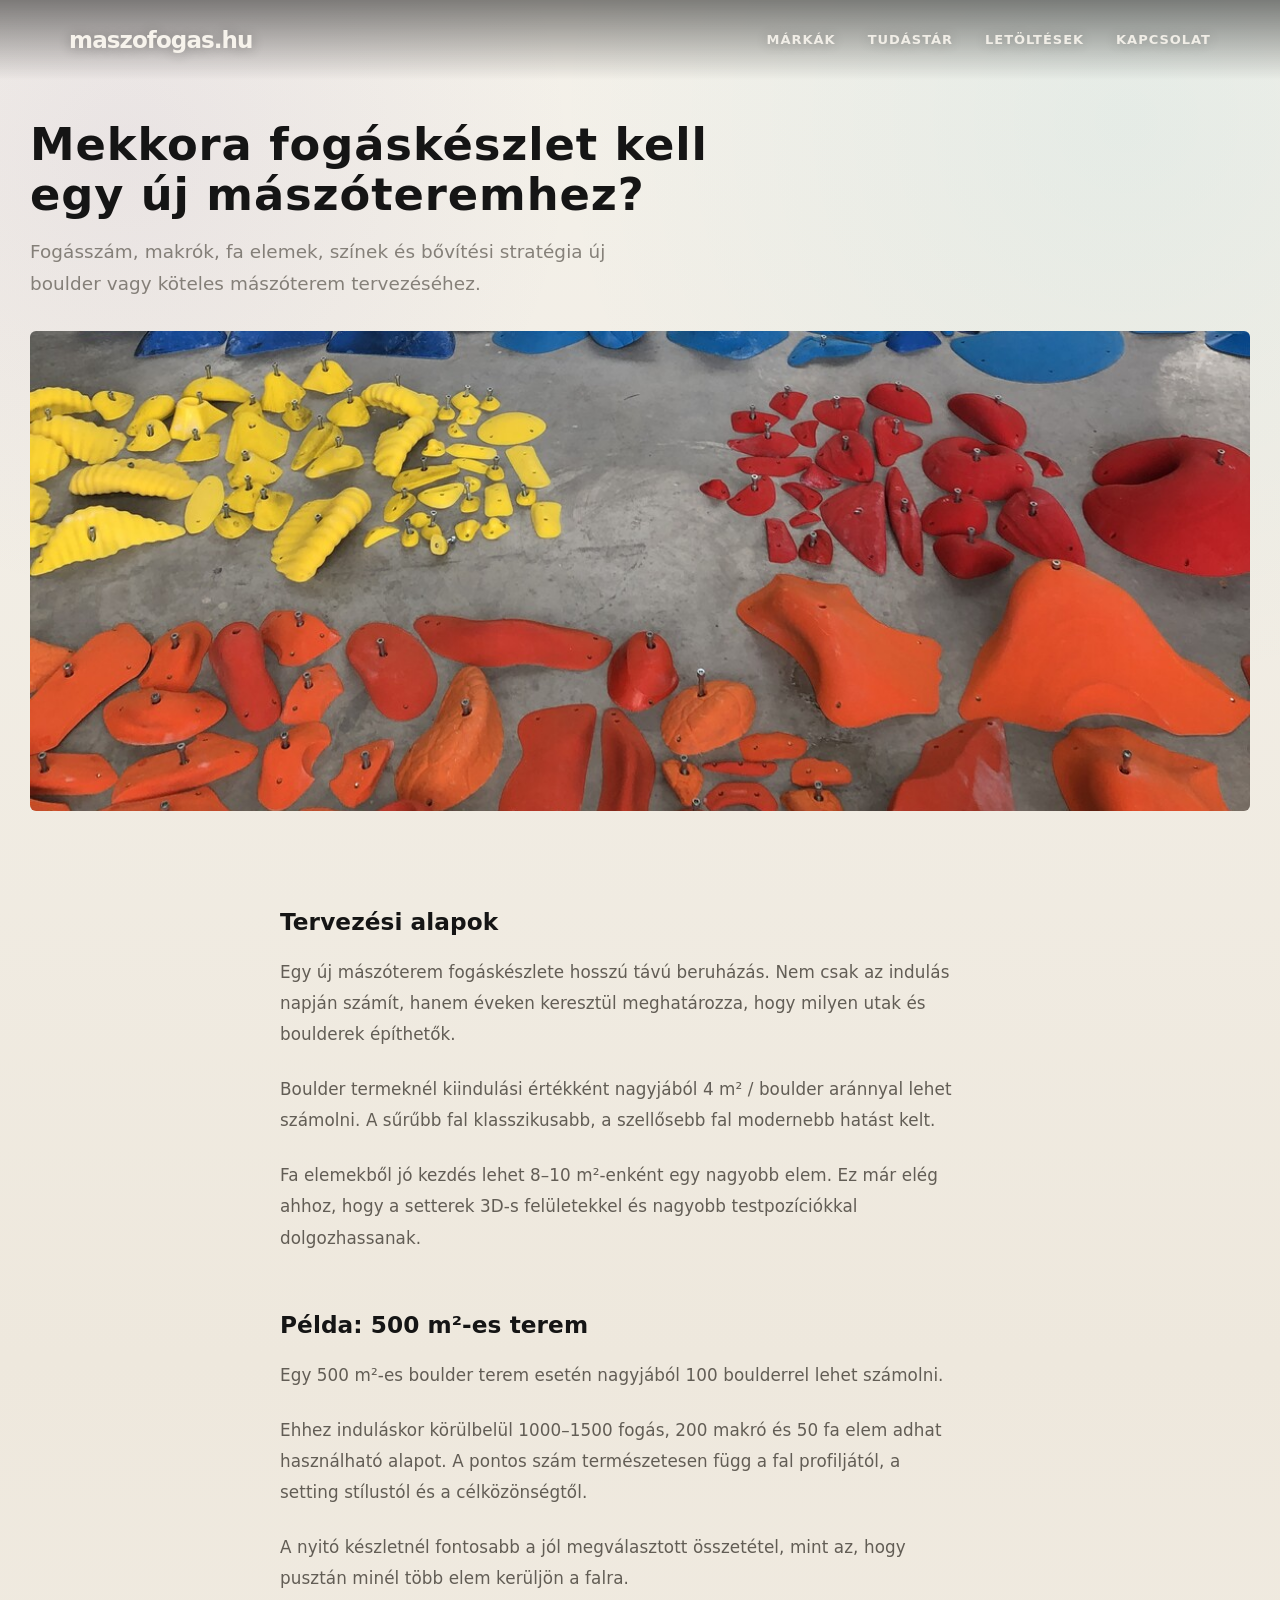
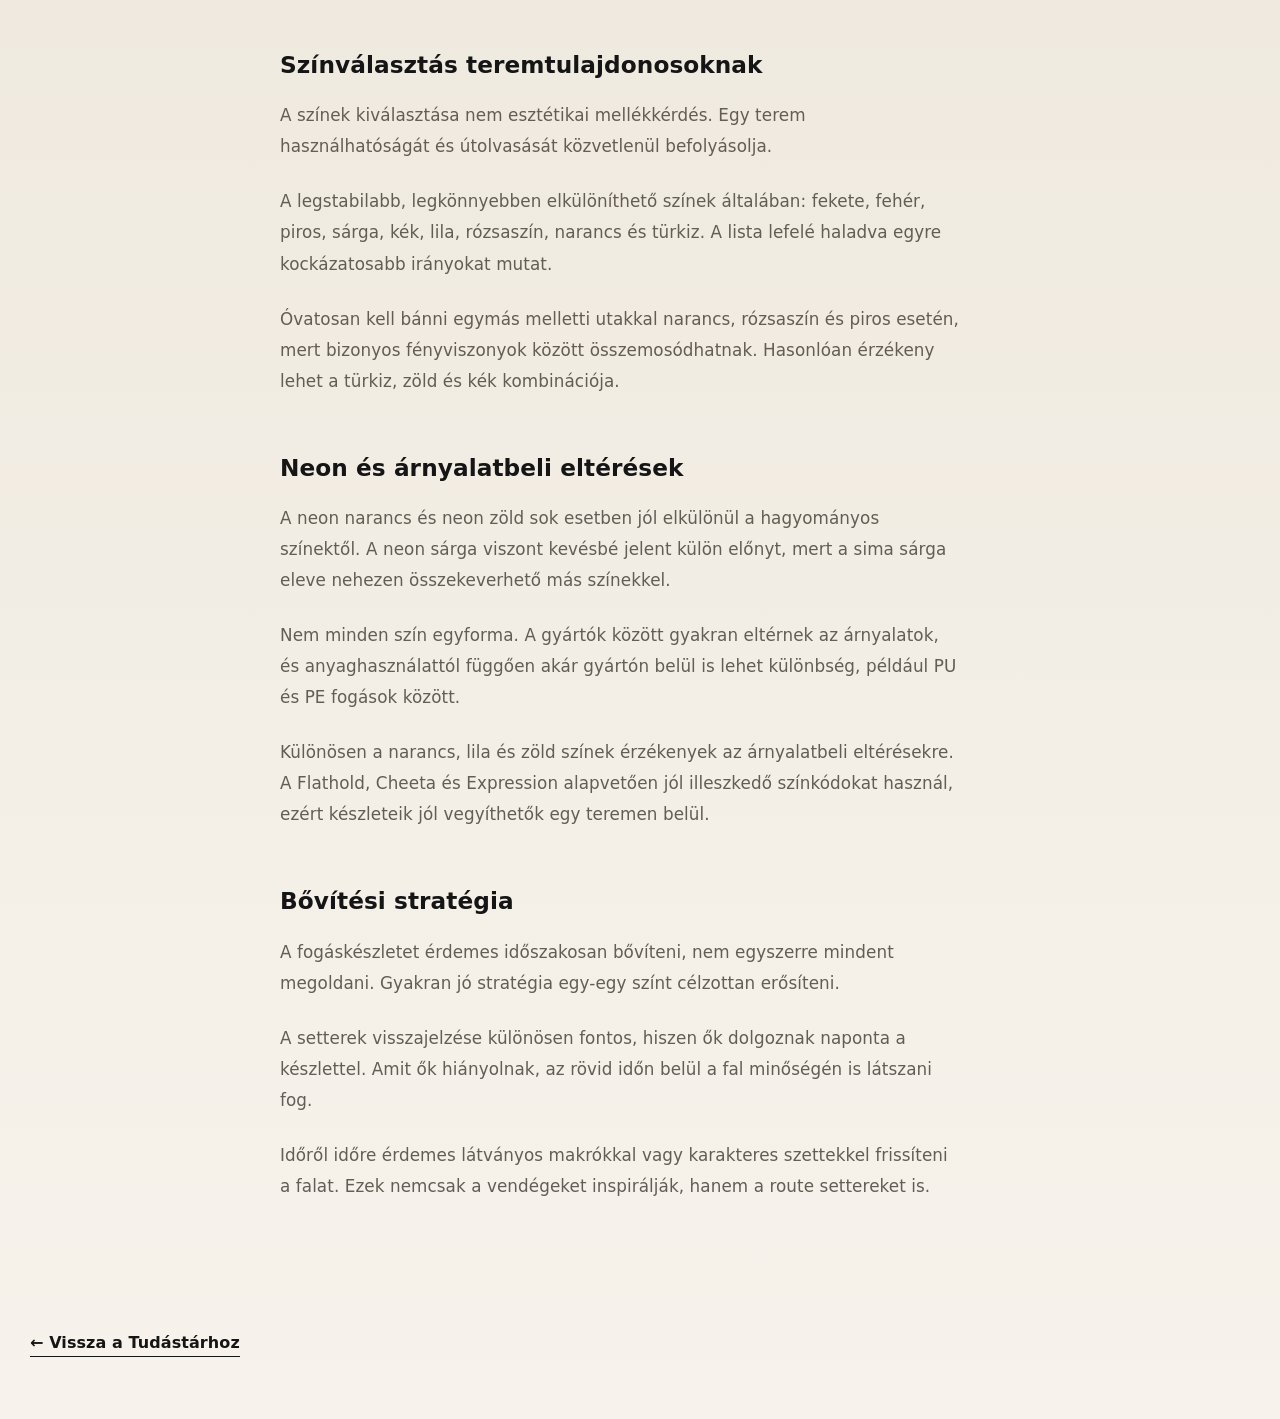
<file: tudastar/mekkora-fogaskeszlet-kell-egy-uj-maszoteremhez.html>
<!doctype html>
<html lang="hu">
<head>
  <meta charset="utf-8">
  <meta name="viewport" content="width=device-width, initial-scale=1">
  <title>Mekkora fogáskészlet kell egy új mászóteremhez? | maszofogas.hu</title>
  <meta name="description" content="Fogásszám, makrók, fa elemek, színek és bővítési stratégia új boulder vagy köteles mászóterem tervezéséhez.">
  <link rel="stylesheet" href="../assets/style.css">
  <link rel="canonical" href="https://www.maszofogas.hu/tudastar/mekkora-fogaskeszlet-kell-egy-uj-maszoteremhez.html">
  <meta property="og:title" content="Mekkora fogáskészlet kell egy új mászóteremhez?">
  <meta property="og:description" content="Fogásszám, makrók, fa elemek, színek és bővítési stratégia új boulder vagy köteles mászóterem tervezéséhez.">
  <meta property="og:image" content="https://www.maszofogas.hu/assets/img/articles/uj-maszoterem-fogaskoltseg.jpg">
  <meta property="og:url" content="https://www.maszofogas.hu/tudastar/mekkora-fogaskeszlet-kell-egy-uj-maszoteremhez.html">
  <meta property="og:type" content="article">
  <meta property="og:locale" content="hu_HU">
  <meta name="twitter:card" content="summary_large_image">
  <meta name="robots" content="index, follow">
  <style>
    /* Article reading typography */
    .article-hero {
      padding-top: 120px;
      padding-bottom: 40px;
    }
    .article-hero h1 {
      font-size: clamp(1.8rem, 4vw, 2.8rem);
      line-height: 1.2;
      max-width: 760px;
      margin-bottom: 16px;
    }
    .article-hero p {
      font-size: 1.15rem;
      line-height: 1.7;
      max-width: 640px;
      opacity: .75;
      margin-bottom: 32px;
    }
    .article-hero .article-image img {
      width: 100%;
      max-height: 480px;
      object-fit: cover;
      border-radius: 6px;
    }
    .article-body {
      padding-top: 56px;
      padding-bottom: 72px;
    }
    .article-body .container {
      max-width: 720px;
    }
    .article-body h2 {
      font-size: 1.45rem;
      line-height: 1.3;
      margin-top: 56px;
      margin-bottom: 20px;
    }
    .article-body h2:first-child {
      margin-top: 0;
    }
    .article-body p {
      font-size: 1.05rem;
      line-height: 1.85;
      margin-bottom: 24px;
      max-width: 680px;
    }
    .article-back {
      padding: 32px 0 64px;
    }
  </style>
</head>
<body>
  <header class="nav scrolled" id="nav">
    <a class="site-title" href="../index.html#top">maszofogas.hu</a>
    <nav class="nav-links" aria-label="Fő navigáció">
      <a href="../index.html#markak">Márkák</a>
      <a href="../tudastar.html">Tudástár</a>
      <a href="../index.html#letoltesek">Letöltések</a>
      <a href="../index.html#kapcsolat">Kapcsolat</a>
    </nav>
    <button class="menu-btn" id="menuBtn" type="button">Menü</button>
  </header>
  <main>
<section class="article-hero"><div class="container"><h1>Mekkora fogáskészlet kell egy új mászóteremhez?</h1><p>Fogásszám, makrók, fa elemek, színek és bővítési stratégia új boulder vagy köteles mászóterem tervezéséhez.</p><div class="article-image"><img src="../assets/img/articles/uj-maszoterem-fogaskoltseg.jpg" alt="Mekkora fogáskészlet kell egy új mászóteremhez?"></div></div></section>
<section class="article-body"><div class="container"><h2>Tervezési alapok</h2><p>Egy új mászóterem fogáskészlete hosszú távú beruházás. Nem csak az indulás napján számít, hanem éveken keresztül meghatározza, hogy milyen utak és boulderek építhetők.</p><p>Boulder termeknél kiindulási értékként nagyjából 4 m² / boulder aránnyal lehet számolni. A sűrűbb fal klasszikusabb, a szellősebb fal modernebb hatást kelt.</p><p>Fa elemekből jó kezdés lehet 8–10 m²-enként egy nagyobb elem. Ez már elég ahhoz, hogy a setterek 3D-s felületekkel és nagyobb testpozíciókkal dolgozhassanak.</p><h2>Példa: 500 m²-es terem</h2><p>Egy 500 m²-es boulder terem esetén nagyjából 100 boulderrel lehet számolni.</p><p>Ehhez induláskor körülbelül 1000–1500 fogás, 200 makró és 50 fa elem adhat használható alapot. A pontos szám természetesen függ a fal profiljától, a setting stílustól és a célközönségtől.</p><p>A nyitó készletnél fontosabb a jól megválasztott összetétel, mint az, hogy pusztán minél több elem kerüljön a falra.</p><h2>Színválasztás teremtulajdonosoknak</h2><p>A színek kiválasztása nem esztétikai mellékkérdés. Egy terem használhatóságát és útolvasását közvetlenül befolyásolja.</p><p>A legstabilabb, legkönnyebben elkülöníthető színek általában: fekete, fehér, piros, sárga, kék, lila, rózsaszín, narancs és türkiz. A lista lefelé haladva egyre kockázatosabb irányokat mutat.</p><p>Óvatosan kell bánni egymás melletti utakkal narancs, rózsaszín és piros esetén, mert bizonyos fényviszonyok között összemosódhatnak. Hasonlóan érzékeny lehet a türkiz, zöld és kék kombinációja.</p><h2>Neon és árnyalatbeli eltérések</h2><p>A neon narancs és neon zöld sok esetben jól elkülönül a hagyományos színektől. A neon sárga viszont kevésbé jelent külön előnyt, mert a sima sárga eleve nehezen összekeverhető más színekkel.</p><p>Nem minden szín egyforma. A gyártók között gyakran eltérnek az árnyalatok, és anyaghasználattól függően akár gyártón belül is lehet különbség, például PU és PE fogások között.</p><p>Különösen a narancs, lila és zöld színek érzékenyek az árnyalatbeli eltérésekre. A Flathold, Cheeta és Expression alapvetően jól illeszkedő színkódokat használ, ezért készleteik jól vegyíthetők egy teremen belül.</p><h2>Bővítési stratégia</h2><p>A fogáskészletet érdemes időszakosan bővíteni, nem egyszerre mindent megoldani. Gyakran jó stratégia egy-egy színt célzottan erősíteni.</p><p>A setterek visszajelzése különösen fontos, hiszen ők dolgoznak naponta a készlettel. Amit ők hiányolnak, az rövid időn belül a fal minőségén is látszani fog.</p><p>Időről időre érdemes látványos makrókkal vagy karakteres szettekkel frissíteni a falat. Ezek nemcsak a vendégeket inspirálják, hanem a route settereket is.</p></div></section>
<section class="article-back"><div class="container"><a class="text-link" href="../tudastar.html">← Vissza a Tudástárhoz</a></div></section>
</main>
  <script>
    const nav = document.getElementById('nav');
    window.addEventListener('scroll', () => nav.classList.toggle('scrolled', window.scrollY > 40));
  </script>
</body>
</html>
</file>
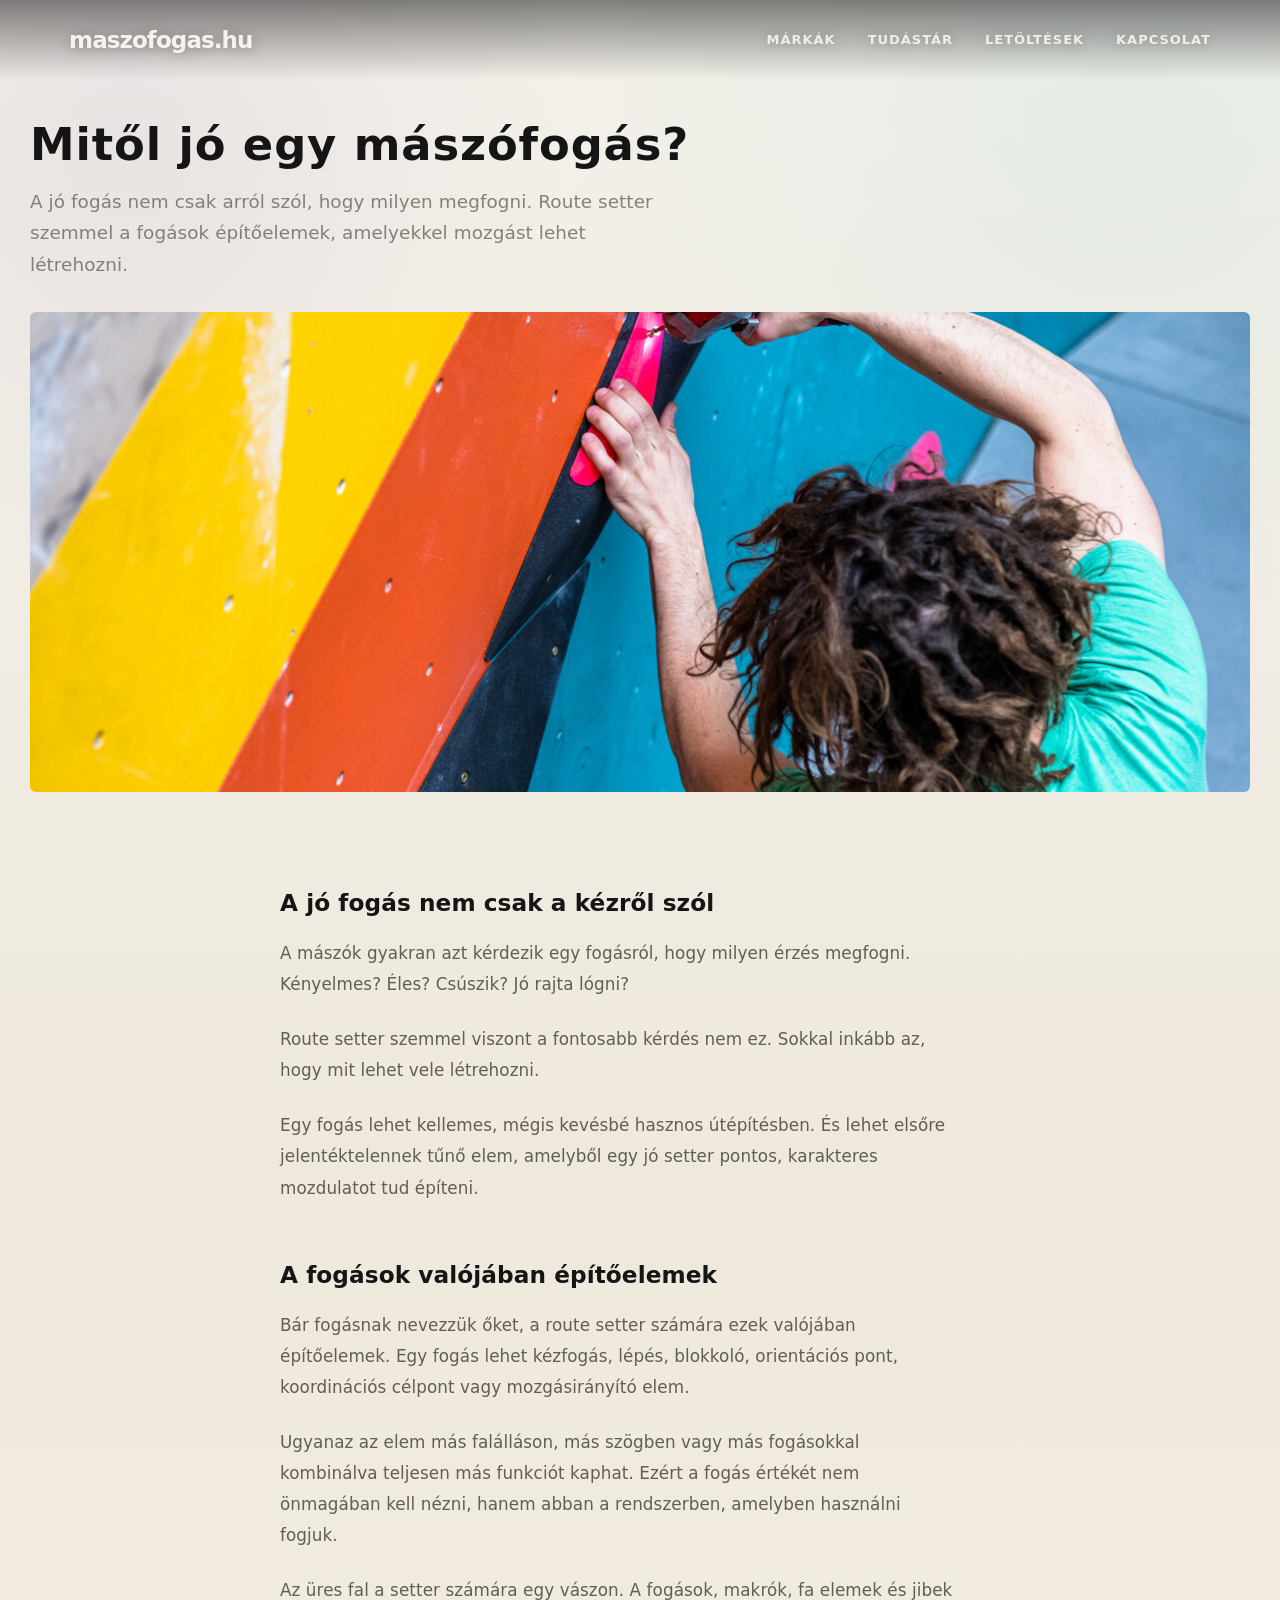
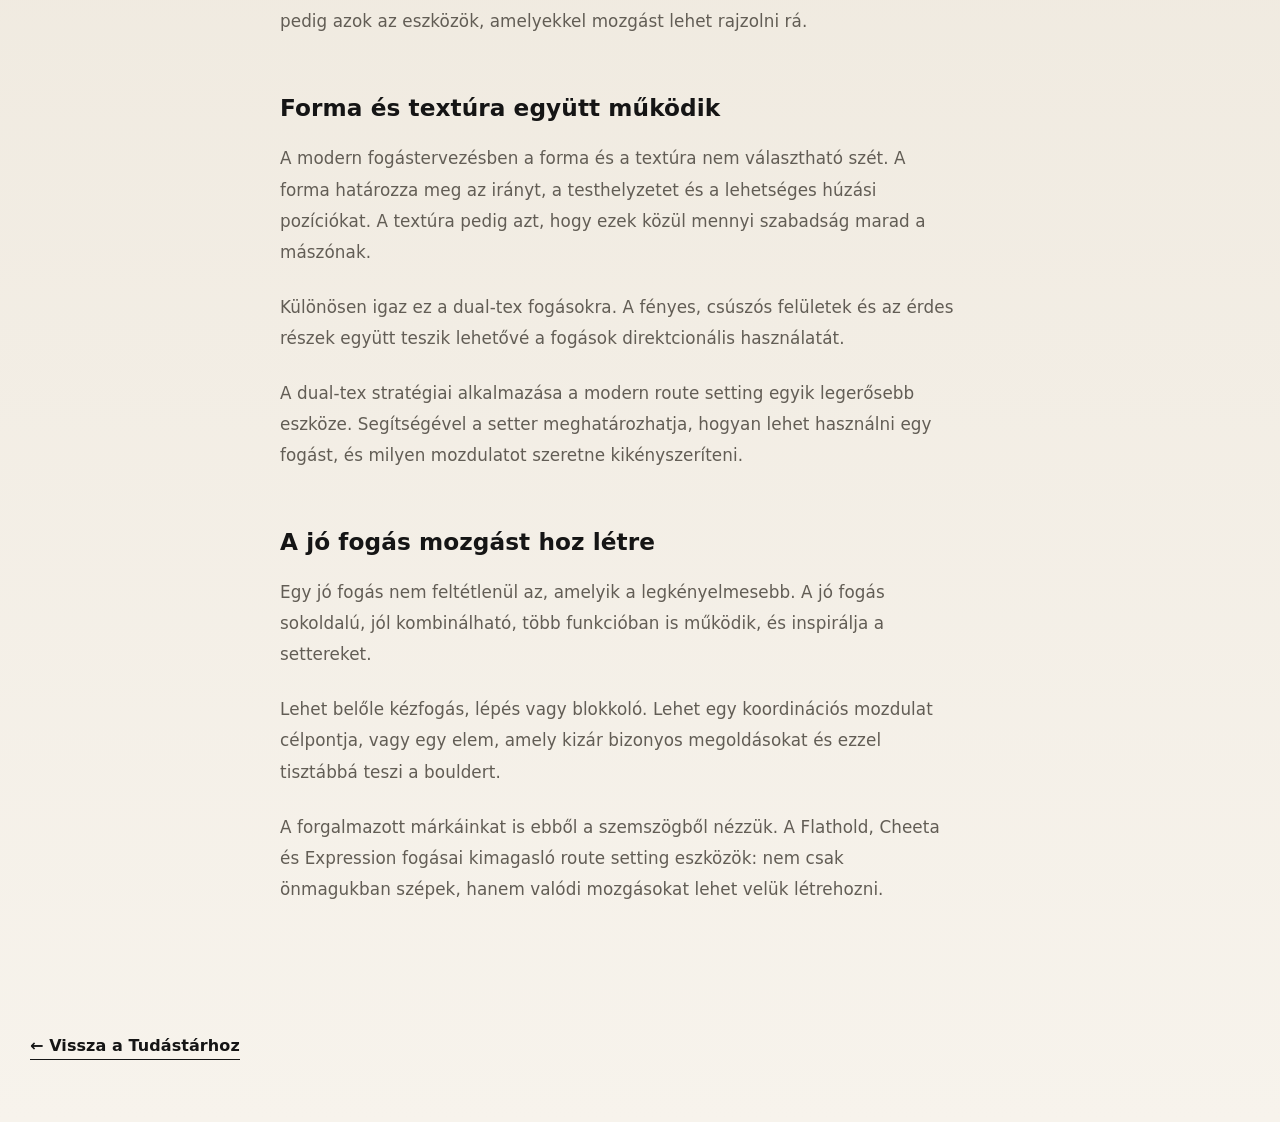
<file: tudastar/mitol-jo-egy-maszofogas.html>
<!doctype html>
<html lang="hu">
<head>
  <meta charset="utf-8">
  <meta name="viewport" content="width=device-width, initial-scale=1">
  <title>Mitől jó egy mászófogás? | maszofogas.hu</title>
  <meta name="description" content="A jó fogás nem csak arról szól, hogy milyen megfogni. Route setter szemmel a fogások építőelemek, amelyekkel mozgást lehet létrehozni.">
  <link rel="stylesheet" href="../assets/style.css">
  <link rel="canonical" href="https://www.maszofogas.hu/tudastar/mitol-jo-egy-maszofogas.html">
  <meta property="og:title" content="Mitől jó egy mászófogás?">
  <meta property="og:description" content="A jó fogás nem csak arról szól, hogy milyen megfogni. Route setter szemmel a fogások építőelemek, amelyekkel mozgást lehet létrehozni.">
  <meta property="og:image" content="https://www.maszofogas.hu/assets/img/articles/mitol-jo-egy-maszofogas.jpg">
  <meta property="og:url" content="https://www.maszofogas.hu/tudastar/mitol-jo-egy-maszofogas.html">
  <meta property="og:type" content="article">
  <meta property="og:locale" content="hu_HU">
  <meta name="twitter:card" content="summary_large_image">
  <meta name="robots" content="index, follow">
  <style>
    /* Article reading typography */
    .article-hero {
      padding-top: 120px;
      padding-bottom: 40px;
    }
    .article-hero h1 {
      font-size: clamp(1.8rem, 4vw, 2.8rem);
      line-height: 1.2;
      max-width: 760px;
      margin-bottom: 16px;
    }
    .article-hero p {
      font-size: 1.15rem;
      line-height: 1.7;
      max-width: 640px;
      opacity: .75;
      margin-bottom: 32px;
    }
    .article-hero .article-image img {
      width: 100%;
      max-height: 480px;
      object-fit: cover;
      border-radius: 6px;
    }
    .article-body {
      padding-top: 56px;
      padding-bottom: 72px;
    }
    .article-body .container {
      max-width: 720px;
    }
    .article-body h2 {
      font-size: 1.45rem;
      line-height: 1.3;
      margin-top: 56px;
      margin-bottom: 20px;
    }
    .article-body h2:first-child {
      margin-top: 0;
    }
    .article-body p {
      font-size: 1.05rem;
      line-height: 1.85;
      margin-bottom: 24px;
      max-width: 680px;
    }
    .article-back {
      padding: 32px 0 64px;
    }
  </style>
</head>
<body>
  <header class="nav scrolled" id="nav">
    <a class="site-title" href="../index.html#top">maszofogas.hu</a>
    <nav class="nav-links" aria-label="Fő navigáció">
      <a href="../index.html#markak">Márkák</a>
      <a href="../tudastar.html">Tudástár</a>
      <a href="../index.html#letoltesek">Letöltések</a>
      <a href="../index.html#kapcsolat">Kapcsolat</a>
    </nav>
    <button class="menu-btn" id="menuBtn" type="button">Menü</button>
  </header>
  <main>
<section class="article-hero"><div class="container"><h1>Mitől jó egy mászófogás?</h1><p>A jó fogás nem csak arról szól, hogy milyen megfogni. Route setter szemmel a fogások építőelemek, amelyekkel mozgást lehet létrehozni.</p><div class="article-image"><img src="../assets/img/articles/mitol-jo-egy-maszofogas.jpg" alt="Mitől jó egy mászófogás?"></div></div></section>
<section class="article-body"><div class="container"><h2>A jó fogás nem csak a kézről szól</h2><p>A mászók gyakran azt kérdezik egy fogásról, hogy milyen érzés megfogni. Kényelmes? Éles? Csúszik? Jó rajta lógni?</p><p>Route setter szemmel viszont a fontosabb kérdés nem ez. Sokkal inkább az, hogy mit lehet vele létrehozni.</p><p>Egy fogás lehet kellemes, mégis kevésbé hasznos útépítésben. És lehet elsőre jelentéktelennek tűnő elem, amelyből egy jó setter pontos, karakteres mozdulatot tud építeni.</p><h2>A fogások valójában építőelemek</h2><p>Bár fogásnak nevezzük őket, a route setter számára ezek valójában építőelemek. Egy fogás lehet kézfogás, lépés, blokkoló, orientációs pont, koordinációs célpont vagy mozgásirányító elem.</p><p>Ugyanaz az elem más falálláson, más szögben vagy más fogásokkal kombinálva teljesen más funkciót kaphat. Ezért a fogás értékét nem önmagában kell nézni, hanem abban a rendszerben, amelyben használni fogjuk.</p><p>Az üres fal a setter számára egy vászon. A fogások, makrók, fa elemek és jibek pedig azok az eszközök, amelyekkel mozgást lehet rajzolni rá.</p><h2>Forma és textúra együtt működik</h2><p>A modern fogástervezésben a forma és a textúra nem választható szét. A forma határozza meg az irányt, a testhelyzetet és a lehetséges húzási pozíciókat. A textúra pedig azt, hogy ezek közül mennyi szabadság marad a mászónak.</p><p>Különösen igaz ez a dual-tex fogásokra. A fényes, csúszós felületek és az érdes részek együtt teszik lehetővé a fogások direktcionális használatát.</p><p>A dual-tex stratégiai alkalmazása a modern route setting egyik legerősebb eszköze. Segítségével a setter meghatározhatja, hogyan lehet használni egy fogást, és milyen mozdulatot szeretne kikényszeríteni.</p><h2>A jó fogás mozgást hoz létre</h2><p>Egy jó fogás nem feltétlenül az, amelyik a legkényelmesebb. A jó fogás sokoldalú, jól kombinálható, több funkcióban is működik, és inspirálja a settereket.</p><p>Lehet belőle kézfogás, lépés vagy blokkoló. Lehet egy koordinációs mozdulat célpontja, vagy egy elem, amely kizár bizonyos megoldásokat és ezzel tisztábbá teszi a bouldert.</p><p>A forgalmazott márkáinkat is ebből a szemszögből nézzük. A Flathold, Cheeta és Expression fogásai kimagasló route setting eszközök: nem csak önmagukban szépek, hanem valódi mozgásokat lehet velük létrehozni.</p></div></section>
<section class="article-back"><div class="container"><a class="text-link" href="../tudastar.html">← Vissza a Tudástárhoz</a></div></section>
</main>
  <script>
    const nav = document.getElementById('nav');
    window.addEventListener('scroll', () => nav.classList.toggle('scrolled', window.scrollY > 40));
  </script>
</body>
</html>
</file>
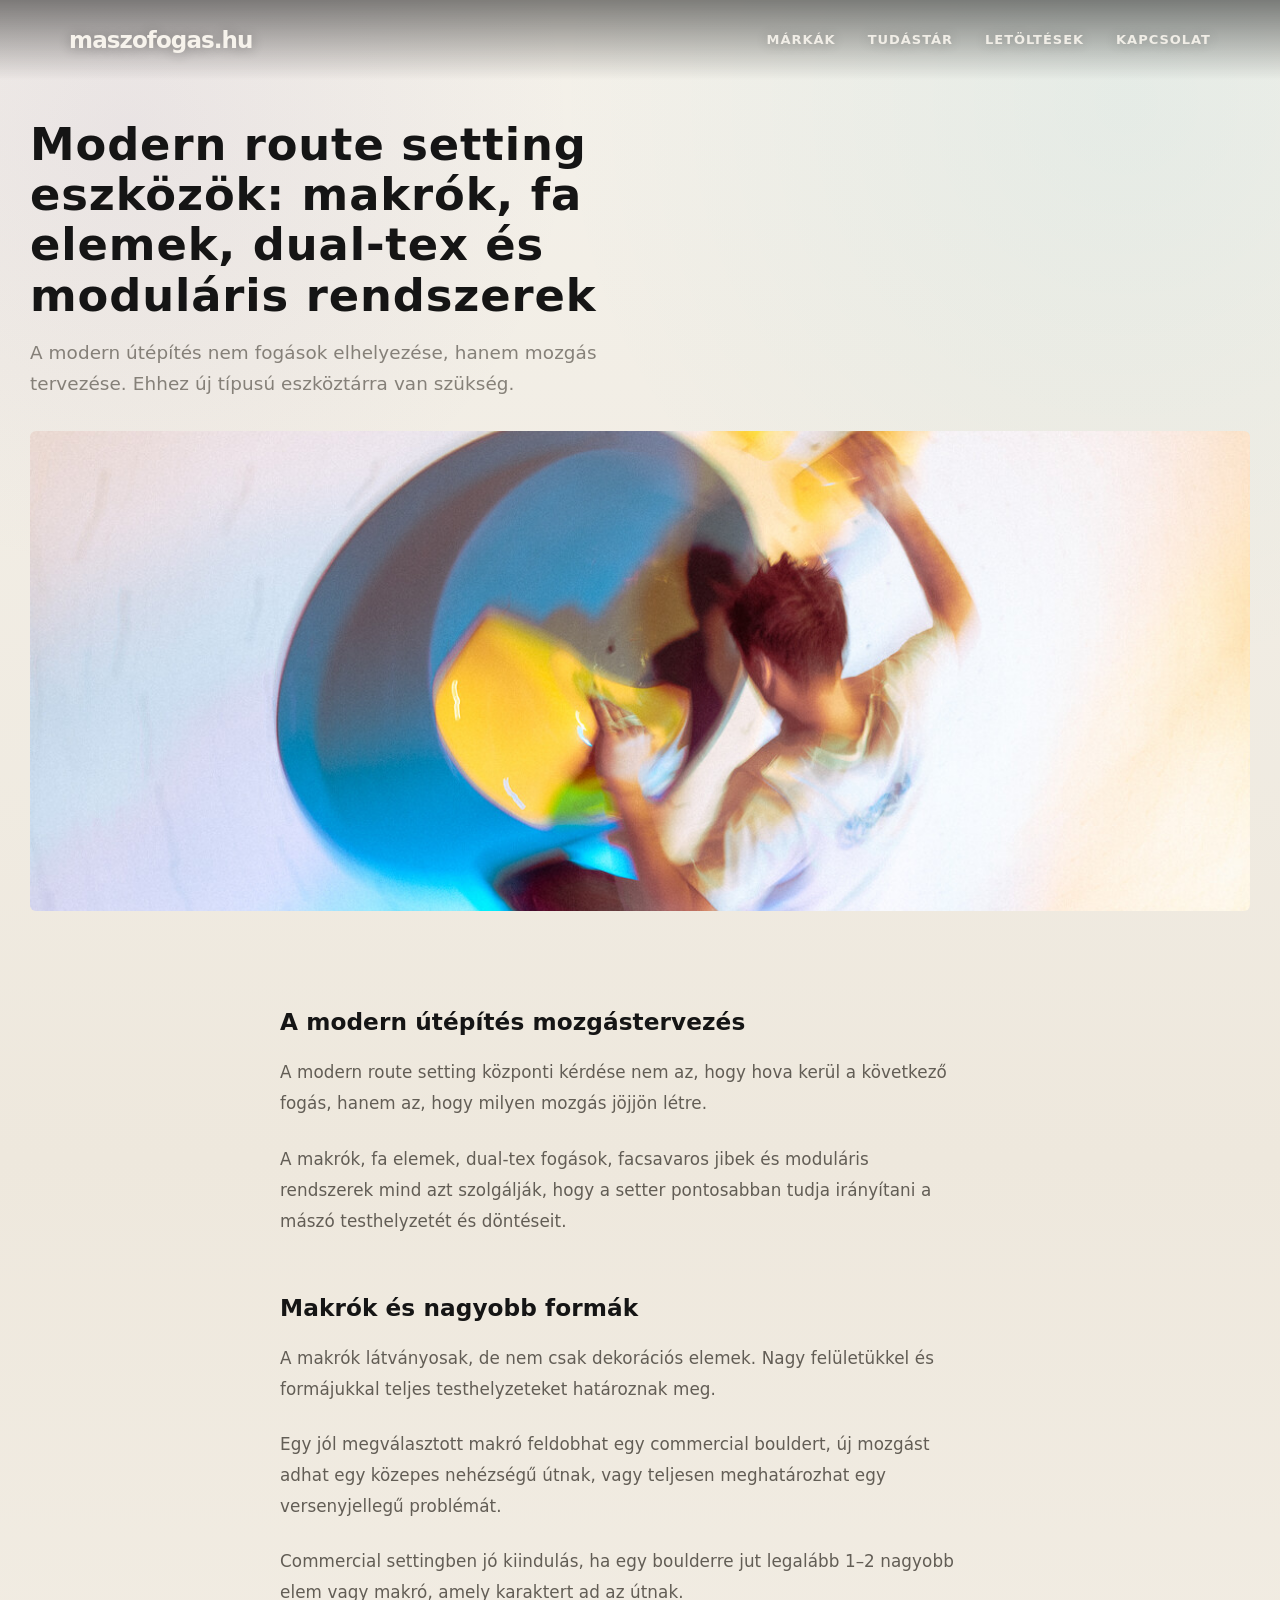
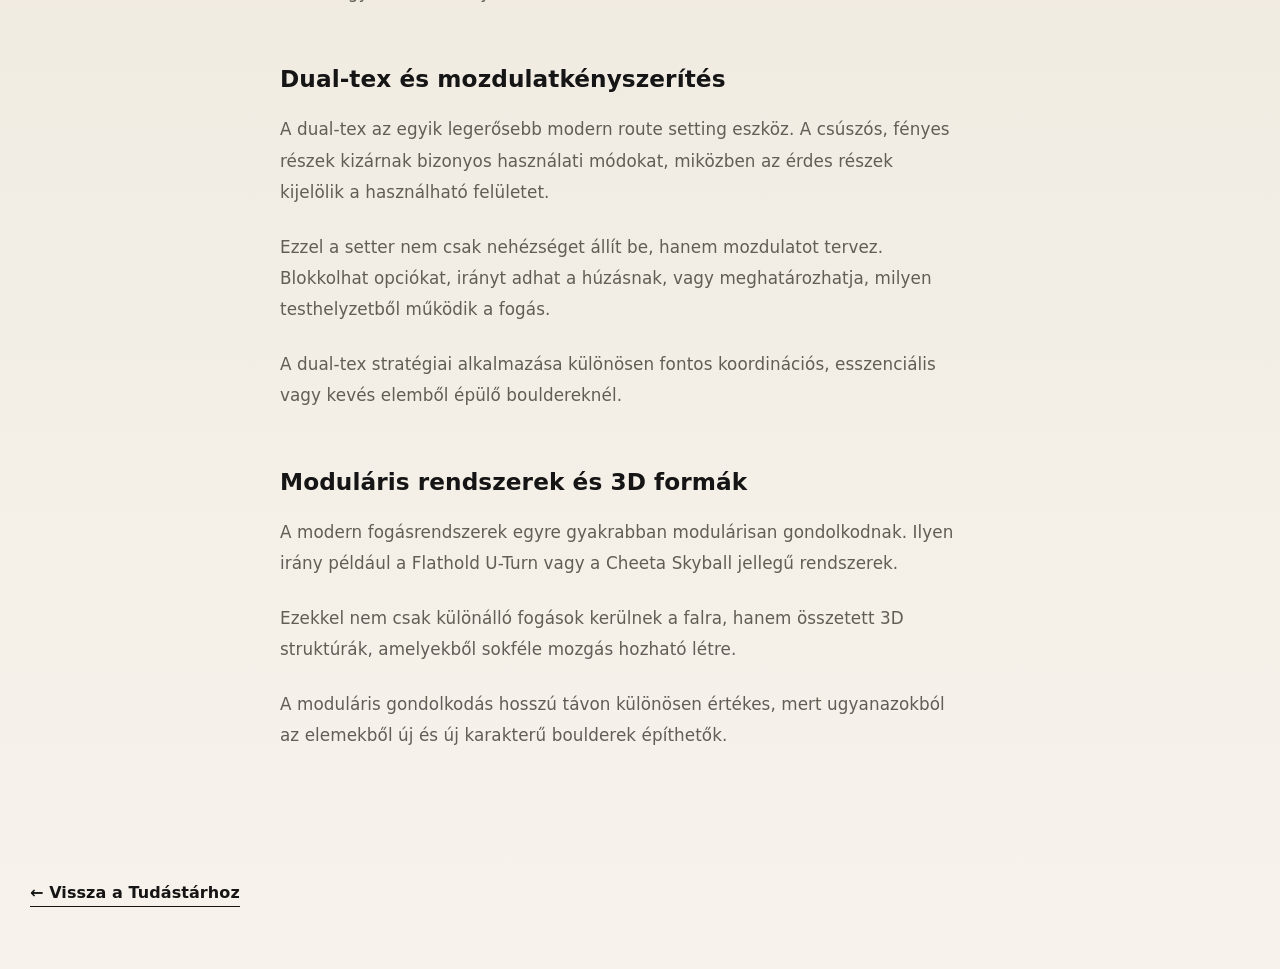
<file: tudastar/modern-routesetting-eszkozok.html>
<!doctype html>
<html lang="hu">
<head>
  <meta charset="utf-8">
  <meta name="viewport" content="width=device-width, initial-scale=1">
  <title>Modern route setting eszközök: makrók, fa elemek, dual-tex és moduláris rendszerek | maszofogas.hu</title>
  <meta name="description" content="A modern útépítés nem fogások elhelyezése, hanem mozgás tervezése. Ehhez új típusú eszköztárra van szükség.">
  <link rel="stylesheet" href="../assets/style.css">
  <link rel="canonical" href="https://www.maszofogas.hu/tudastar/modern-routesetting-eszkozok.html">
  <meta property="og:title" content="Modern route setting eszközök: makrók, fa elemek, dual-tex">
  <meta property="og:description" content="A modern útépítés nem fogások elhelyezése, hanem mozgás tervezése. Makrók, fa elemek, dual-tex és moduláris rendszerek.">
  <meta property="og:image" content="https://www.maszofogas.hu/assets/img/articles/modern-routesetting.jpg">
  <meta property="og:url" content="https://www.maszofogas.hu/tudastar/modern-routesetting-eszkozok.html">
  <meta property="og:type" content="article">
  <meta property="og:locale" content="hu_HU">
  <meta name="twitter:card" content="summary_large_image">
  <meta name="robots" content="index, follow">
  <style>
    /* Article reading typography */
    .article-hero {
      padding-top: 120px;
      padding-bottom: 40px;
    }
    .article-hero h1 {
      font-size: clamp(1.8rem, 4vw, 2.8rem);
      line-height: 1.2;
      max-width: 760px;
      margin-bottom: 16px;
    }
    .article-hero p {
      font-size: 1.15rem;
      line-height: 1.7;
      max-width: 640px;
      opacity: .75;
      margin-bottom: 32px;
    }
    .article-hero .article-image img {
      width: 100%;
      max-height: 480px;
      object-fit: cover;
      border-radius: 6px;
    }
    .article-body {
      padding-top: 56px;
      padding-bottom: 72px;
    }
    .article-body .container {
      max-width: 720px;
    }
    .article-body h2 {
      font-size: 1.45rem;
      line-height: 1.3;
      margin-top: 56px;
      margin-bottom: 20px;
    }
    .article-body h2:first-child {
      margin-top: 0;
    }
    .article-body p {
      font-size: 1.05rem;
      line-height: 1.85;
      margin-bottom: 24px;
      max-width: 680px;
    }
    .article-back {
      padding: 32px 0 64px;
    }
  </style>
</head>
<body>
  <header class="nav scrolled" id="nav">
    <a class="site-title" href="../index.html#top">maszofogas.hu</a>
    <nav class="nav-links" aria-label="Fő navigáció">
      <a href="../index.html#markak">Márkák</a>
      <a href="../tudastar.html">Tudástár</a>
      <a href="../index.html#letoltesek">Letöltések</a>
      <a href="../index.html#kapcsolat">Kapcsolat</a>
    </nav>
    <button class="menu-btn" id="menuBtn" type="button">Menü</button>
  </header>
  <main>
<section class="article-hero"><div class="container"><h1>Modern route setting eszközök: makrók, fa elemek, dual-tex és moduláris rendszerek</h1><p>A modern útépítés nem fogások elhelyezése, hanem mozgás tervezése. Ehhez új típusú eszköztárra van szükség.</p><div class="article-image"><img src="../assets/img/articles/modern-routesetting.jpg" alt="Modern route setting eszközök: makrók, fa elemek, dual-tex és moduláris rendszerek"></div></div></section>
<section class="article-body"><div class="container"><h2>A modern útépítés mozgástervezés</h2><p>A modern route setting központi kérdése nem az, hogy hova kerül a következő fogás, hanem az, hogy milyen mozgás jöjjön létre.</p><p>A makrók, fa elemek, dual-tex fogások, facsavaros jibek és moduláris rendszerek mind azt szolgálják, hogy a setter pontosabban tudja irányítani a mászó testhelyzetét és döntéseit.</p><h2>Makrók és nagyobb formák</h2><p>A makrók látványosak, de nem csak dekorációs elemek. Nagy felületükkel és formájukkal teljes testhelyzeteket határoznak meg.</p><p>Egy jól megválasztott makró feldobhat egy commercial bouldert, új mozgást adhat egy közepes nehézségű útnak, vagy teljesen meghatározhat egy versenyjellegű problémát.</p><p>Commercial settingben jó kiindulás, ha egy boulderre jut legalább 1–2 nagyobb elem vagy makró, amely karaktert ad az útnak.</p><h2>Dual-tex és mozdulatkényszerítés</h2><p>A dual-tex az egyik legerősebb modern route setting eszköz. A csúszós, fényes részek kizárnak bizonyos használati módokat, miközben az érdes részek kijelölik a használható felületet.</p><p>Ezzel a setter nem csak nehézséget állít be, hanem mozdulatot tervez. Blokkolhat opciókat, irányt adhat a húzásnak, vagy meghatározhatja, milyen testhelyzetből működik a fogás.</p><p>A dual-tex stratégiai alkalmazása különösen fontos koordinációs, esszenciális vagy kevés elemből épülő bouldereknél.</p><h2>Moduláris rendszerek és 3D formák</h2><p>A modern fogásrendszerek egyre gyakrabban modulárisan gondolkodnak. Ilyen irány például a Flathold U-Turn vagy a Cheeta Skyball jellegű rendszerek.</p><p>Ezekkel nem csak különálló fogások kerülnek a falra, hanem összetett 3D struktúrák, amelyekből sokféle mozgás hozható létre.</p><p>A moduláris gondolkodás hosszú távon különösen értékes, mert ugyanazokból az elemekből új és új karakterű boulderek építhetők.</p></div></section>
<section class="article-back"><div class="container"><a class="text-link" href="../tudastar.html">← Vissza a Tudástárhoz</a></div></section>
</main>
  <script>
    const nav = document.getElementById('nav');
    window.addEventListener('scroll', () => nav.classList.toggle('scrolled', window.scrollY > 40));
  </script>
</body>
</html>
</file>
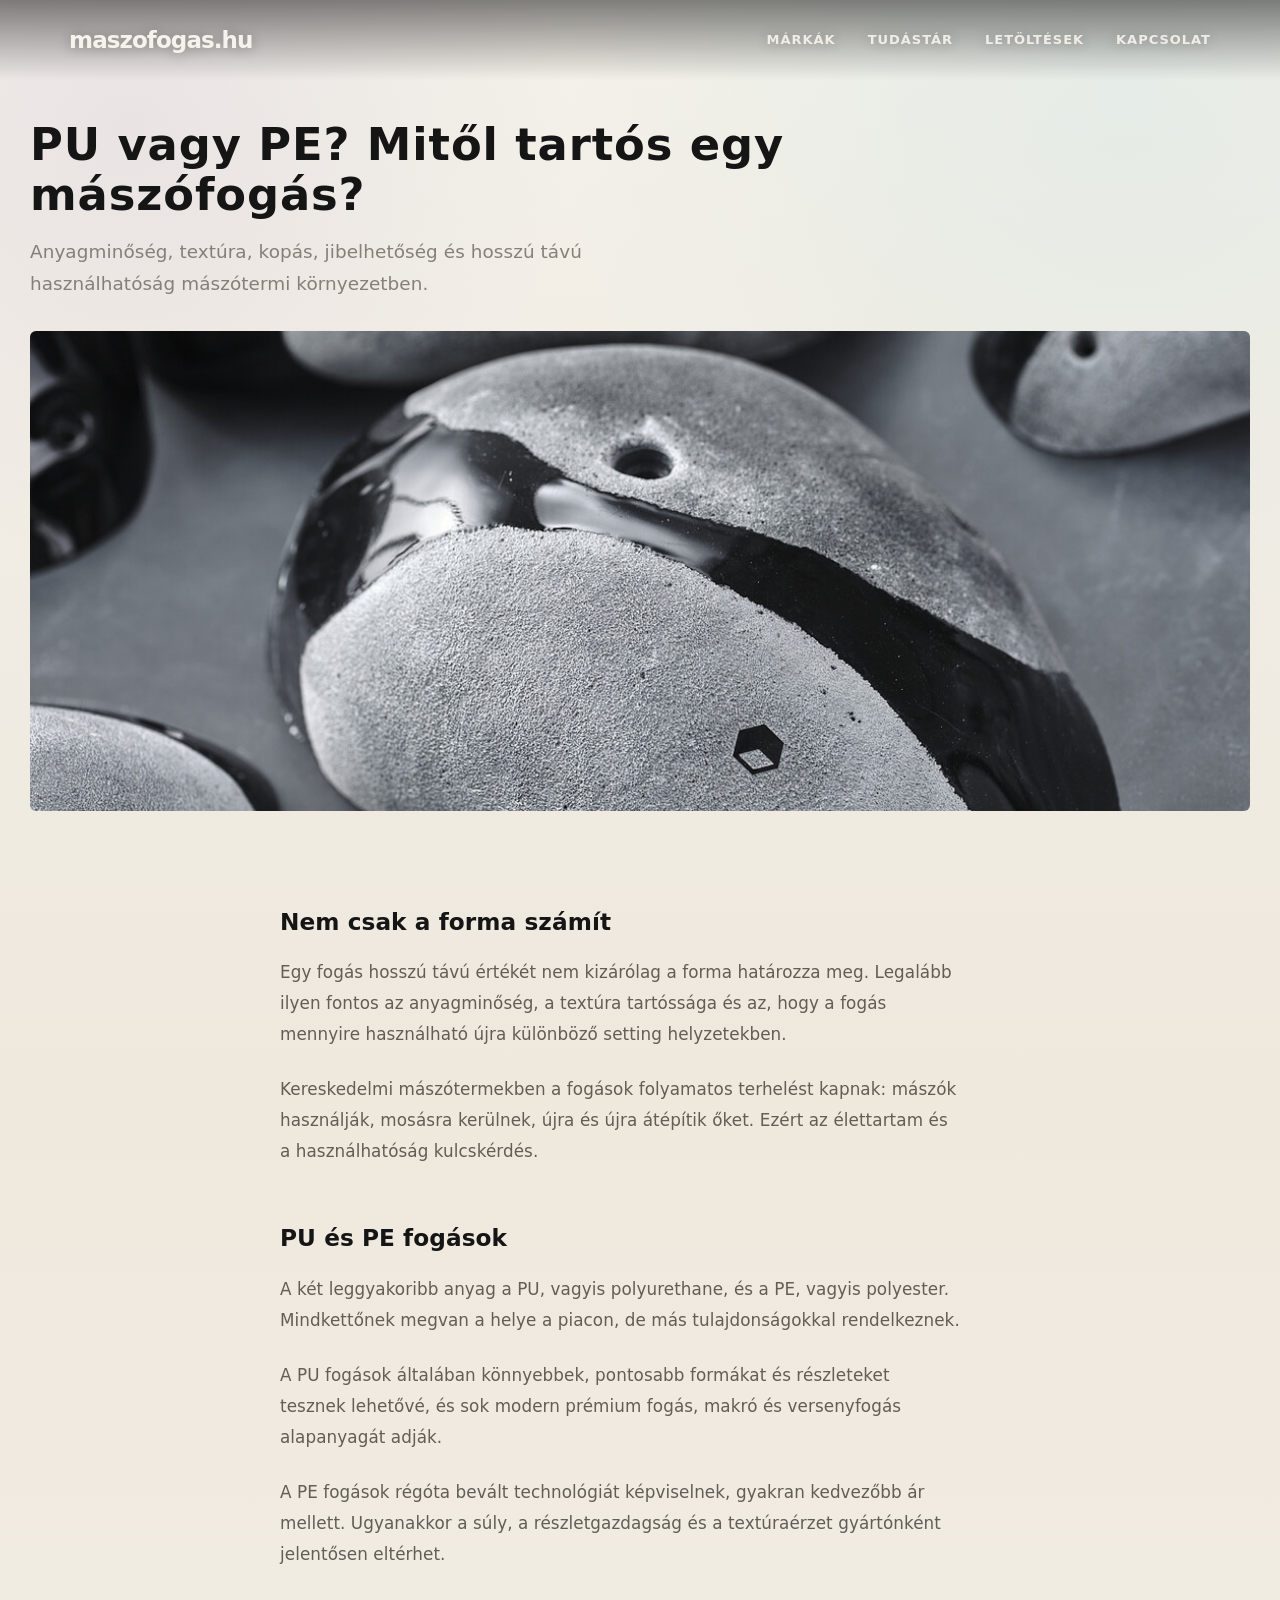
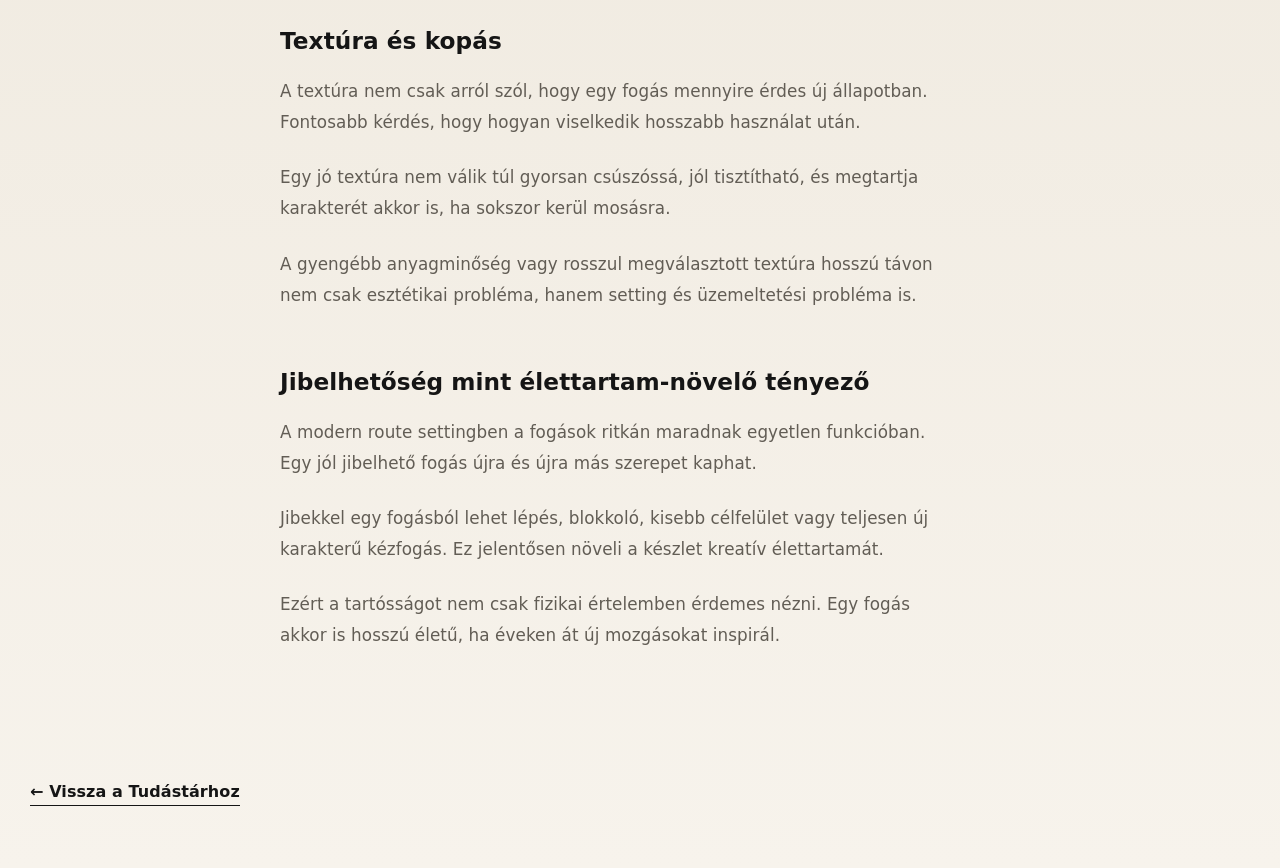
<file: tudastar/pu-pe-fogasok-tartossag.html>
<!doctype html>
<html lang="hu">
<head>
  <meta charset="utf-8">
  <meta name="viewport" content="width=device-width, initial-scale=1">
  <title>PU vagy PE? Mitől tartós egy mászófogás? | maszofogas.hu</title>
  <meta name="description" content="Anyagminőség, textúra, kopás, jibelhetőség és hosszú távú használhatóság mászótermi környezetben.">
  <link rel="stylesheet" href="../assets/style.css">
  <link rel="canonical" href="https://www.maszofogas.hu/tudastar/pu-pe-fogasok-tartossag.html">
  <meta property="og:title" content="PU vagy PE? Mitől tartós egy mászófogás?">
  <meta property="og:description" content="Anyagminőség, textúra, kopás, jibelhetőség és hosszú távú használhatóság mászótermi környezetben.">
  <meta property="og:image" content="https://www.maszofogas.hu/assets/img/articles/pu-pe-tartossag.jpg">
  <meta property="og:url" content="https://www.maszofogas.hu/tudastar/pu-pe-fogasok-tartossag.html">
  <meta property="og:type" content="article">
  <meta property="og:locale" content="hu_HU">
  <meta name="twitter:card" content="summary_large_image">
  <meta name="robots" content="index, follow">
  <style>
    /* Article reading typography */
    .article-hero {
      padding-top: 120px;
      padding-bottom: 40px;
    }
    .article-hero h1 {
      font-size: clamp(1.8rem, 4vw, 2.8rem);
      line-height: 1.2;
      max-width: 760px;
      margin-bottom: 16px;
    }
    .article-hero p {
      font-size: 1.15rem;
      line-height: 1.7;
      max-width: 640px;
      opacity: .75;
      margin-bottom: 32px;
    }
    .article-hero .article-image img {
      width: 100%;
      max-height: 480px;
      object-fit: cover;
      border-radius: 6px;
    }
    .article-body {
      padding-top: 56px;
      padding-bottom: 72px;
    }
    .article-body .container {
      max-width: 720px;
    }
    .article-body h2 {
      font-size: 1.45rem;
      line-height: 1.3;
      margin-top: 56px;
      margin-bottom: 20px;
    }
    .article-body h2:first-child {
      margin-top: 0;
    }
    .article-body p {
      font-size: 1.05rem;
      line-height: 1.85;
      margin-bottom: 24px;
      max-width: 680px;
    }
    .article-back {
      padding: 32px 0 64px;
    }
  </style>
</head>
<body>
  <header class="nav scrolled" id="nav">
    <a class="site-title" href="../index.html#top">maszofogas.hu</a>
    <nav class="nav-links" aria-label="Fő navigáció">
      <a href="../index.html#markak">Márkák</a>
      <a href="../tudastar.html">Tudástár</a>
      <a href="../index.html#letoltesek">Letöltések</a>
      <a href="../index.html#kapcsolat">Kapcsolat</a>
    </nav>
    <button class="menu-btn" id="menuBtn" type="button">Menü</button>
  </header>
  <main>
<section class="article-hero"><div class="container"><h1>PU vagy PE? Mitől tartós egy mászófogás?</h1><p>Anyagminőség, textúra, kopás, jibelhetőség és hosszú távú használhatóság mászótermi környezetben.</p><div class="article-image"><img src="../assets/img/articles/pu-pe-tartossag.jpg" alt="PU vagy PE? Mitől tartós egy mászófogás?"></div></div></section>
<section class="article-body"><div class="container"><h2>Nem csak a forma számít</h2><p>Egy fogás hosszú távú értékét nem kizárólag a forma határozza meg. Legalább ilyen fontos az anyagminőség, a textúra tartóssága és az, hogy a fogás mennyire használható újra különböző setting helyzetekben.</p><p>Kereskedelmi mászótermekben a fogások folyamatos terhelést kapnak: mászók használják, mosásra kerülnek, újra és újra átépítik őket. Ezért az élettartam és a használhatóság kulcskérdés.</p><h2>PU és PE fogások</h2><p>A két leggyakoribb anyag a PU, vagyis polyurethane, és a PE, vagyis polyester. Mindkettőnek megvan a helye a piacon, de más tulajdonságokkal rendelkeznek.</p><p>A PU fogások általában könnyebbek, pontosabb formákat és részleteket tesznek lehetővé, és sok modern prémium fogás, makró és versenyfogás alapanyagát adják.</p><p>A PE fogások régóta bevált technológiát képviselnek, gyakran kedvezőbb ár mellett. Ugyanakkor a súly, a részletgazdagság és a textúraérzet gyártónként jelentősen eltérhet.</p><h2>Textúra és kopás</h2><p>A textúra nem csak arról szól, hogy egy fogás mennyire érdes új állapotban. Fontosabb kérdés, hogy hogyan viselkedik hosszabb használat után.</p><p>Egy jó textúra nem válik túl gyorsan csúszóssá, jól tisztítható, és megtartja karakterét akkor is, ha sokszor kerül mosásra.</p><p>A gyengébb anyagminőség vagy rosszul megválasztott textúra hosszú távon nem csak esztétikai probléma, hanem setting és üzemeltetési probléma is.</p><h2>Jibelhetőség mint élettartam-növelő tényező</h2><p>A modern route settingben a fogások ritkán maradnak egyetlen funkcióban. Egy jól jibelhető fogás újra és újra más szerepet kaphat.</p><p>Jibekkel egy fogásból lehet lépés, blokkoló, kisebb célfelület vagy teljesen új karakterű kézfogás. Ez jelentősen növeli a készlet kreatív élettartamát.</p><p>Ezért a tartósságot nem csak fizikai értelemben érdemes nézni. Egy fogás akkor is hosszú életű, ha éveken át új mozgásokat inspirál.</p></div></section>
<section class="article-back"><div class="container"><a class="text-link" href="../tudastar.html">← Vissza a Tudástárhoz</a></div></section>
</main>
  <script>
    const nav = document.getElementById('nav');
    window.addEventListener('scroll', () => nav.classList.toggle('scrolled', window.scrollY > 40));
  </script>
</body>
</html>
</file>
<file: assets/style.css>
:root{
  --ink:#151515;
  --muted:#625d55;
  --paper:#f4f1ea;
  --soft:#ebe5dc;
  --soft2:#ded6ca;
  --line:rgba(21,21,21,.14);
  --max:1220px;
  --side:clamp(22px,5.4vw,84px);
}
*{box-sizing:border-box}
html{scroll-behavior:smooth;background:transparent}
body{
  margin:0;
  font-family:Inter, ui-sans-serif, system-ui, -apple-system, BlinkMacSystemFont, "Segoe UI", sans-serif;
  color:var(--ink);
  background:
    radial-gradient(circle at 10% 5%, rgba(117,83,166,.10), transparent 28rem),
    radial-gradient(circle at 88% 4%, rgba(0,160,185,.08), transparent 36rem),
    radial-gradient(circle at 20% 92%, rgba(230,180,88,.08), transparent 34rem),
    linear-gradient(180deg,#f4f1ea 0%,#eee8dd 45%,#f7f3ec 100%);
  line-height:1.58;
  letter-spacing:.005em;
  -webkit-font-smoothing:antialiased;
  text-rendering:optimizeLegibility;
}
a{color:inherit;text-decoration:none} img{display:block;width:100%;height:auto}.container{max-width:var(--max);margin:0 auto}.nav{position:fixed;z-index:40;top:0;left:0;right:0;padding:22px var(--side);display:flex;align-items:center;justify-content:space-between;color:var(--ink);transition:.28s ease;background:linear-gradient(to bottom,rgba(0,0,0,.58),rgba(0,0,0,0))}.nav.scrolled{
  color:var(--ink);
  background:rgba(17,17,15,.88);
  backdrop-filter:blur(14px);
  border-bottom:1px solid rgba(236,232,223,.12)
}.site-title{font-weight:850;letter-spacing:-.04em;font-size:23px}.nav-links{display:flex;gap:32px;align-items:center;font-size:13px;font-weight:760;letter-spacing:.075em;text-transform:uppercase}.nav-links a{opacity:.9}.nav-links a:hover{opacity:1}.menu-btn{display:none;background:transparent;border:0;color:inherit;font:inherit;font-weight:800;letter-spacing:.08em;text-transform:uppercase}.hero{min-height:100vh;display:grid;align-items:end;position:relative;color:var(--ink);background-image:url('img/hero.jpg');background-position:center;background-size:cover;isolation:isolate}.hero:before{content:"";position:absolute;inset:0;background:linear-gradient(90deg,rgba(0,0,0,.68),rgba(0,0,0,.16) 55%,rgba(0,0,0,.05)),linear-gradient(0deg,rgba(0,0,0,.42),rgba(0,0,0,0) 55%);z-index:-1}.hero-inner{padding:180px var(--side) 76px;max-width:1120px}.eyebrow{font-size:12px;font-weight:850;letter-spacing:.18em;text-transform:uppercase;color:var(--muted);margin-bottom:22px}.hero .eyebrow{color:rgba(255,255,255,.86);font-size:10px;letter-spacing:.16em;opacity:.72}h1,h2,h3,p{margin-top:0}h1{font-size:clamp(40px,5.3vw,72px);line-height:.84;letter-spacing:-.085em;margin:0 0 28px;max-width:890px}.hero-line{font-size:clamp(17px,2vw,23px);color:rgba(255,255,255,.86);margin:0 0 34px;max-width:680px}.actions{display:flex;gap:22px;align-items:center;flex-wrap:wrap}.btn{display:inline-flex;align-items:center;justify-content:center;min-height:48px;padding:0 22px;background:var(--ink);color:var(--ink);font-weight:800;font-size:13px;letter-spacing:.04em;text-transform:uppercase;transition:.18s ease}.btn:hover{transform:translateY(-2px)}.btn.light{background:#151411;color:#111}.text-link{font-weight:820;border-bottom:1px solid currentColor;padding-bottom:4px}.hero .text-link{color:var(--ink)}.section{padding:clamp(82px,10vw,150px) var(--side)}.section.soft{background:var(--soft)}.section.black{background:#0b0b0a;color:var(--ink)}.section-head{display:grid;grid-template-columns:1.1fr .85fr;gap:clamp(34px,6vw,90px);align-items:end;margin-bottom:clamp(50px,7vw,86px)}.section-head h2{font-size:clamp(46px,7.5vw,106px);line-height:.88;letter-spacing:-.075em;margin:0}.section-head p{font-size:clamp(17px,1.75vw,21px);color:var(--muted);margin:0}.soft .section-head p{color:#5f5b54}.why-grid{display:grid;grid-template-columns:repeat(4,1fr);gap:1px;background:var(--line)}.why-card{background:var(--soft);padding:34px;min-height:255px;display:flex;flex-direction:column;justify-content:space-between}.why-card .num{font-size:12px;font-weight:800;color:#9a9288}.why-card h3{font-size:clamp(22px,2.2vw,30px);line-height:1.02;letter-spacing:-.04em;margin:0 0 14px}.why-card p{color:#5f5b54;margin:0}.product-grid{display:grid;grid-template-columns:repeat(4,1fr);gap:22px}.product-card img{aspect-ratio:4/5;object-fit:cover}.product-card h3{font-size:clamp(27px,3vw,40px);line-height:.95;letter-spacing:-.055em;margin:24px 0 12px}.product-card p{color:var(--muted);margin:0}.manifesto{padding:clamp(90px,12vw,170px) var(--side);background:#0b0b0a;color:var(--ink)}.manifesto .container{display:grid;grid-template-columns:1.05fr .95fr;gap:clamp(40px,8vw,110px);align-items:center}.manifesto h2{font-size:clamp(48px,7.5vw,104px);line-height:.88;letter-spacing:-.075em;margin:0}.manifesto p{font-size:clamp(19px,2.1vw,28px);line-height:1.32;color:rgba(255,255,255,.78);margin:26px 0 0}.manifesto img{aspect-ratio:1.35/1;object-fit:cover;opacity:.92}.brand-intro{max-width:920px;margin-bottom:clamp(52px,7vw,88px)}.brand-intro h2{font-size:clamp(50px,8vw,116px);line-height:.88;letter-spacing:-.08em;margin:0 0 28px}.brand-intro p{font-size:clamp(20px,2.5vw,31px);line-height:1.22;margin:0 0 22px}.brand-intro .small{font-size:clamp(16px,1.6vw,20px);color:var(--muted);max-width:760px}.brand-feature{display:grid;grid-template-columns:1.15fr .85fr;gap:clamp(28px,5vw,72px);align-items:center;padding:clamp(52px,7vw,92px) 0;border-top:1px solid var(--line)}.brand-feature:nth-of-type(even){grid-template-columns:.85fr 1.15fr}.brand-feature:nth-of-type(even) .brand-image{order:2}.brand-feature:nth-of-type(even) .brand-copy{order:1}.brand-image img{aspect-ratio:1.45/1;object-fit:cover}.brand-logo{max-height:54px;width:auto;max-width:260px;margin-bottom:26px}.brand-copy h3{font-size:clamp(30px,3.8vw,52px);line-height:.88;letter-spacing:-.075em;margin:0 0 24px}.brand-copy p{font-size:18px;color:var(--muted);max-width:540px}.brand-actions{display:flex;gap:22px;align-items:center;flex-wrap:wrap;margin-top:26px}.world-line{padding:clamp(56px,8vw,100px) var(--side);background:var(--soft);border-top:1px solid var(--line);border-bottom:1px solid var(--line)}.world-line p{max-width:1100px;margin:0 auto;font-size:clamp(26px,4.2vw,56px);line-height:1.05;letter-spacing:-.058em}.about-grid{display:grid;grid-template-columns:1.03fr .97fr;gap:clamp(42px,6vw,86px);align-items:center}.about-grid img{aspect-ratio:1.28/1;object-fit:cover}.about-copy h2{font-size:clamp(46px,7vw,98px);line-height:.88;letter-spacing:-.075em;margin:0 0 30px}.about-copy>p{font-size:19px;color:var(--muted);max-width:640px}.bio-row{display:grid;grid-template-columns:1fr 1fr;gap:28px;margin-top:34px}.bio{border-top:1px solid var(--line);padding-top:20px}.bio h3{font-size:24px;letter-spacing:-.035em;margin:0 0 9px}.bio p{color:var(--muted);margin:0}.references{display:grid;grid-template-columns:.8fr 1.2fr;gap:clamp(42px,7vw,100px);align-items:start}.references h2{font-size:clamp(46px,7vw,98px);line-height:.88;letter-spacing:-.075em;margin:0 0 22px}.references p{color:rgba(255,255,255,.72);font-size:18px}.ref-list{columns:2;column-gap:48px;list-style:none;padding:0;margin:0;font-size:clamp(24px,3vw,42px);font-weight:760;letter-spacing:-.055em;line-height:1.22}.ref-list li{break-inside:avoid;margin:0 0 16px}.journal-grid{display:grid;grid-template-columns:repeat(3,1fr);gap:26px}.article img{aspect-ratio:1.45/1;object-fit:cover}.article h3{font-size:clamp(26px,3vw,38px);line-height:.96;letter-spacing:-.055em;margin:22px 0 10px}.article p{color:var(--muted);margin:0}.downloads-grid{display:grid;grid-template-columns:1fr 1fr;gap:clamp(34px,6vw,80px);align-items:start}.download-list{border-top:1px solid var(--line)}.download-item{display:grid;grid-template-columns:1fr auto;gap:24px;padding:24px 0;border-bottom:1px solid var(--line);align-items:center}.download-item strong{font-size:22px;letter-spacing:-.03em}.download-item span{display:block;color:var(--muted);margin-top:4px}.contact{min-height:78vh;display:grid;align-items:center}.contact-box{display:grid;grid-template-columns:1.1fr .9fr;gap:clamp(40px,8vw,110px);align-items:end}.contact h2{font-size:clamp(28px,3.6vw,48px);line-height:.84;letter-spacing:-.085em;margin:0}.email{font-size:clamp(25px,4vw,54px);font-weight:760;letter-spacing:-.055em;border-bottom:2px solid currentColor}.company{margin-top:34px;color:var(--muted);font-size:18px}.footer{padding:42px var(--side);border-top:1px solid var(--line);display:flex;justify-content:space-between;gap:24px;align-items:end;flex-wrap:wrap}.qb{width:180px;max-width:42vw}.footer-links{display:flex;gap:22px;color:var(--muted);font-size:14px}.mobile-panel{display:none}
@media(max-width:930px){.nav-links{display:none}.menu-btn{display:block}.mobile-panel{display:block;position:fixed;z-index:39;top:0;right:0;left:0;background:rgba(255,255,255,.98);padding:92px 28px 36px;transform:translateY(-110%);transition:.24s ease;border-bottom:1px solid var(--line)}.mobile-panel.open{transform:translateY(0)}.mobile-panel a{display:block;font-size:28px;font-weight:800;letter-spacing:-.05em;margin-bottom:18px}.hero{background-image:url('img/hero-mobile.jpg');}.section-head,.manifesto .container,.about-grid,.references,.downloads-grid,.contact-box{grid-template-columns:1fr}.why-grid,.product-grid,.journal-grid{grid-template-columns:1fr 1fr}.brand-feature,.brand-feature:nth-of-type(even){grid-template-columns:1fr}.brand-feature:nth-of-type(even) .brand-image,.brand-feature:nth-of-type(even) .brand-copy{order:initial}.brand-logo{max-height:42px}.ref-list{columns:1}.manifesto img{margin-top:20px}}
@media(max-width:620px){.site-title{font-size:20px}.hero-inner{padding:158px 22px 54px}.section{padding:76px 22px}.manifesto{padding:82px 22px}.world-line{padding:62px 22px}.why-grid,.product-grid,.journal-grid,.bio-row{grid-template-columns:1fr}.why-card{min-height:210px;padding:28px}.brand-feature{padding:52px 0}.footer{padding:34px 22px}.footer-links{width:100%;flex-wrap:wrap}.contact{min-height:65vh}h1{font-size:64px}}

.hero .eyebrow{font-size:10px;letter-spacing:.16em;opacity:.72}

.about-copy h2{font-size:clamp(24px,3.1vw,42px)!important;}
.philosophy .section-title{font-size:clamp(23px,2.8vw,38px)!important;}

body:before{
  content:"";
  position:fixed;
  inset:0;
  pointer-events:none;
  z-index:0;
  opacity:.075;
  background-image:
    radial-gradient(circle at 25% 35%, rgba(255,255,255,.7) 0 .6px, transparent .7px),
    radial-gradient(circle at 70% 65%, rgba(0,0,0,.9) 0 .6px, transparent .7px);
  background-size:3px 3px,4px 4px;
  mix-blend-mode:overlay;
}
body > *{position:relative;z-index:1}

h1,.section-title,.brand-copy h3,.philosophy h2,.about-copy h2,.contact h2{
  line-height:1.08!important;
  letter-spacing:.012em!important;
  font-weight:760!important;
}
h1{letter-spacing:.018em!important;}
.hero-logos{
  display:flex;
  align-items:center;
  gap:22px;
  margin-bottom:18px;
  opacity:.82;
  flex-wrap:wrap;
}
.hero-logos img{
  width:auto;
  max-width:120px;
  max-height:30px;
  object-fit:contain;
  filter:brightness(0) invert(1);
}
.hero .eyebrow{
  font-size:10px!important;
  letter-spacing:.18em!important;
  opacity:.72!important;
  margin-bottom:18px!important;
}
.btn.light{
  background:rgba(236,232,223,.96)!important;
  color:#111!important;
}
.btn{
  background:var(--ink)!important;
  color:#111!important;
}
.text-link{color:inherit}
.cat,.brand-copy,.article,.contact-card{background:#151411!important}
.soft{background:linear-gradient(180deg,#171613,#11110f)!important}
.refs{background:#0b0b0a!important}
footer{background:#0f0f0d}
.logos span{border-color:rgba(236,232,223,.18)!important}

/* v1.5: polaroid / faded darkroom atmosphere */
.soft{
  background:
    radial-gradient(circle at 10% 10%, rgba(102,74,160,.16), transparent 34rem),
    radial-gradient(circle at 88% 30%, rgba(0,160,190,.10), transparent 38rem),
    linear-gradient(180deg,#171613,#11110f)!important;
}
.brand-row,
.cat,
.article,
.brand-copy,
.contact-card{
  box-shadow:0 0 0 1px rgba(236,232,223,.04);
}
.hero:after{
  content:"";
  position:absolute;
  inset:0;
  z-index:-1;
  background:
    radial-gradient(circle at 76% 32%, rgba(0,210,230,.16), transparent 30rem),
    radial-gradient(circle at 58% 12%, rgba(138,72,190,.13), transparent 24rem);
  mix-blend-mode:screen;
  pointer-events:none;
}
.hero-logos img[alt="Expression"]{
  max-width:145px!important;
  max-height:40px!important;
  transform:scale(1.18);
  transform-origin:left center;
}
.hero-logos{
  gap:26px!important;
}
.hero .eyebrow{
  margin-top:4px!important;
}

/* v1.6: return content to warm off-white, keep subtle grain/faded dye feeling */
.soft{
  background:
    radial-gradient(circle at 8% 12%, rgba(115,80,160,.08), transparent 32rem),
    radial-gradient(circle at 92% 35%, rgba(0,160,190,.06), transparent 36rem),
    linear-gradient(180deg,#ebe5dc,#f4f1ea)!important;
}
.cat,.brand-copy,.article,.contact-card{
  background:#f7f3ec!important;
  color:#151515!important;
  box-shadow:0 0 0 1px rgba(21,21,21,.05);
}
.brand-row{
  border-top:1px solid rgba(21,21,21,.14)!important;
}
.refs{
  background:#11110f!important;
  color:#ece8df!important;
}
.refs p,.refs .section-head p{
  color:rgba(236,232,223,.72)!important;
}
.logos span{
  border-color:rgba(236,232,223,.20)!important;
}
footer{
  background:#f4f1ea!important;
  color:#625d55!important;
}
.nav.scrolled{
  color:#151515!important;
  background:rgba(244,241,234,.92)!important;
  border-bottom:1px solid rgba(21,21,21,.12)!important;
}
.hero-inner{
  transform:translateY(-12vh);
}
.hero-logos{
  margin-top:28px!important;
  margin-bottom:10px!important;
}
.hero-logos img[alt="Expression"]{
  max-width:155px!important;
  max-height:44px!important;
  transform:scale(1.24);
  transform-origin:left center;
}
.hero .eyebrow{
  margin-top:8px!important;
  margin-bottom:30px!important;
  font-size:10px!important;
  letter-spacing:.18em!important;
  opacity:.75!important;
}
.hero .actions{
  margin-top:8px!important;
}
h1,.section-title,.brand-copy h3,.philosophy h2,.about-copy h2,.contact h2{
  line-height:1.12!important;
  letter-spacing:.02em!important;
  font-weight:730!important;
}
.section-title{
  font-size:clamp(22px,2.6vw,36px)!important;
}
.philosophy h2,.philosophy .section-title{
  font-size:clamp(24px,2.8vw,40px)!important;
}
.about-copy h2,.about h2{
  font-size:clamp(22px,2.6vw,36px)!important;
}
.btn{
  background:#151515!important;
  color:#f4f1ea!important;
}
.btn.light{
  background:#f4f1ea!important;
  color:#151515!important;
}

p,.section-head p,.cat p,.article p,.brand-copy p,.bio p{
  color:var(--muted)!important;
}
.hero p,.hero .text-link,.hero .eyebrow{
  color:rgba(244,241,234,.86)!important;
}
.hero h1{color:#f4f1ea!important;}

/* v1.14: return to v1.6 clean/off-white direction, no chalk-noise treatment */
body{
  color:#151515!important;
  background:
    radial-gradient(circle at 10% 5%, rgba(117,83,166,.08), transparent 28rem),
    radial-gradient(circle at 88% 4%, rgba(0,160,185,.06), transparent 36rem),
    linear-gradient(180deg,#f4f1ea 0%,#eee8dd 45%,#f7f3ec 100%)!important;
}
body:before,
body:after{
  display:none!important;
}
.nav.scrolled{
  color:#151515!important;
  background:rgba(244,241,234,.92)!important;
  border-bottom:1px solid rgba(21,21,21,.12)!important;
  backdrop-filter:blur(12px)!important;
}
.soft{
  background:linear-gradient(180deg,#ebe5dc,#f4f1ea)!important;
}
.cat,.brand-copy,.article,.contact-card{
  background:#f7f3ec!important;
  color:#151515!important;
  box-shadow:0 0 0 1px rgba(21,21,21,.05)!important;
}
.brand-row{
  border-top:1px solid rgba(21,21,21,.14)!important;
}
p,.section-head p,.cat p,.article p,.brand-copy p,.bio p{
  color:#625d55!important;
}

/* Inserted Flow image exactly as visual editorial element in the "Nem katalogus" section */
.intro-insert{
  margin:clamp(34px,5vw,70px) 0 clamp(30px,4vw,56px);
  width:min(980px,78vw);
  margin-left:auto;
  position:relative;
  z-index:2;
}
.intro-insert img{
  width:100%;
  aspect-ratio:16/7.2;
  object-fit:cover;
  object-position:center;
  display:block;
  filter:saturate(.96) contrast(1.02);
}

/* Headline consistency: all major section headlines closer to hero scale but controlled */
.section-title,
.about-copy h2,
.about h2,
.philosophy h2,
.philosophy .section-title,
.contact h2,
.manifesto h2,
.world-line h2,
.refs h2,
#tudastar h2,
#markak h2,
#letoltesek h2{
  font-size:clamp(38px,5vw,68px)!important;
  line-height:1.12!important;
  letter-spacing:.018em!important;
  font-weight:730!important;
}

/* Keep brand section clean, no black boxes */
#markak .brand-copy,
#markak .brand-row,
.brand-copy{
  background:transparent!important;
  box-shadow:none!important;
}
#markak .brand-copy p{
  color:#625d55!important;
}
#markak .brand-copy h3{
  color:#151515!important;
}

/* References polish */
.refs .section-head p{
  max-width:760px!important;
}
.refs .logos{
  grid-template-columns:repeat(3,1fr)!important;
}
@media(max-width:800px){
  .refs .logos{grid-template-columns:repeat(2,1fr)!important;}
  .intro-insert{width:100%;margin-left:0;}
}
@media(max-width:520px){
  .refs .logos{grid-template-columns:1fr!important;}
}

/* Contact email smaller */
#kapcsolat a[href^="mailto"],
.contact a[href^="mailto"]{
  font-size:clamp(20px,2.2vw,34px)!important;
  line-height:1.15!important;
  word-break:break-word!important;
}

/* v1.15: cleaner v1.6 direction with approved details */

/* Flow image as background for the Nem katalogus section */
section.intro-section:not(.hero){
  position:relative!important;
  overflow:hidden!important;
  background:
    linear-gradient(90deg, rgba(0,0,0,.84) 0%, rgba(0,0,0,.64) 38%, rgba(0,0,0,.18) 100%),
    url('img/intro-bg.jpg') center center / cover no-repeat!important;
  padding-top:clamp(90px,10vw,150px)!important;
  padding-bottom:clamp(90px,10vw,150px)!important;
}
section.intro-section:not(.hero) .container{
  position:relative;
  z-index:2;
}
section.intro-section:not(.hero) .section-head{
  max-width:760px!important;
}
section.intro-section:not(.hero) .section-title,
section.intro-section:not(.hero) p{
  color:#f4f1ea!important;
}
section.intro-section:not(.hero) .section-head p{
  color:rgba(244,241,234,.82)!important;
}
section.intro-section:not(.hero) .why{
  max-width:1040px;
  background:rgba(0,0,0,.24);
  backdrop-filter:blur(2px);
}
section.intro-section:not(.hero) .why article{
  background:rgba(0,0,0,.34);
  border-color:rgba(244,241,234,.18)!important;
}
section.intro-section:not(.hero) .why h3{
  color:#f4f1ea!important;
}
section.intro-section:not(.hero) .why p,
section.intro-section:not(.hero) .why .num{
  color:rgba(244,241,234,.76)!important;
}

/* Keep major headline sizes consistent and controlled */
.section-title,
.about-copy h2,
.about h2,
.philosophy h2,
.philosophy .section-title,
.contact h2,
.manifesto h2,
.world-line h2,
.refs h2,
#tudastar h2,
#markak h2,
#letoltesek h2{
  font-size:clamp(38px,5vw,68px)!important;
  line-height:1.12!important;
  letter-spacing:.018em!important;
  font-weight:730!important;
}

/* Brand section: remove black boxes, keep editorial image/text */
#markak .brand-copy,
#markak .brand-row,
.brand-copy{
  background:transparent!important;
  box-shadow:none!important;
}
#markak .brand-row{
  border-top:1px solid rgba(21,21,21,.14)!important;
}
#markak .brand-copy p{
  color:#625d55!important;
}
#markak .brand-copy h3{
  color:#151515!important;
}

/* Philosophy image should do more work */
.philosophy img,
.manifesto img,
.philosophy-image img,
.manifesto-image img{
  width:100%!important;
  min-height:640px!important;
  object-fit:cover!important;
  object-position:center 12%!important;
}
.philosophy .container,
.manifesto .container{
  gap:clamp(40px,6vw,92px)!important;
}

/* References polish */
.refs .section-head p{
  max-width:760px!important;
}
.refs .logos{
  grid-template-columns:repeat(3,1fr)!important;
}
@media(max-width:800px){
  .refs .logos{grid-template-columns:repeat(2,1fr)!important;}
}
@media(max-width:520px){
  .refs .logos{grid-template-columns:1fr!important;}
}

/* Email size */
#kapcsolat a[href^="mailto"],
.contact a[href^="mailto"]{
  font-size:clamp(20px,2.2vw,34px)!important;
  line-height:1.15!important;
  word-break:break-word!important;
}

/* Keep page clean, no noisy chalk treatment */
body:before,
body:after{
  display:none!important;
}

/* v1.16 cleanup: no Flow image, alternating light/dark editorial backgrounds */

/* Hero: no CTA buttons */
.hero .actions{display:none!important;}

/* Reset "Nem katalogus" section: no background photo */
section.intro-section:not(.hero){
  background:
    radial-gradient(circle at 12% 0%, rgba(0,160,185,.06), transparent 34rem),
    linear-gradient(180deg,#f4f1ea,#eee8dd)!important;
  color:#151515!important;
}
section.intro-section:not(.hero) .section-title,
section.intro-section:not(.hero) p,
section.intro-section:not(.hero) .why h3{
  color:#151515!important;
}
section.intro-section:not(.hero) .section-head p,
section.intro-section:not(.hero) .why p,
section.intro-section:not(.hero) .why .num{
  color:#625d55!important;
}
section.intro-section:not(.hero) .why,
section.intro-section:not(.hero) .why article{
  background:transparent!important;
  backdrop-filter:none!important;
}

/* Alternating sections: light current background + dark grainy grey */
.section:nth-of-type(odd):not(.intro-section):not(.hero):not(.refs),
#markak .brand-row:nth-of-type(odd){
  background:
    radial-gradient(circle at 15% 8%, rgba(255,255,255,.035), transparent 28rem),
    radial-gradient(circle at 88% 30%, rgba(0,160,185,.05), transparent 32rem),
    linear-gradient(180deg,#191817,#11110f)!important;
  color:#f4f1ea!important;
}
.section:nth-of-type(odd):not(.intro-section):not(.hero):not(.refs) .section-title,
.section:nth-of-type(odd):not(.intro-section):not(.hero):not(.refs) h2,
.section:nth-of-type(odd):not(.intro-section):not(.hero):not(.refs) h3,
#markak .brand-row:nth-of-type(odd) h3{
  color:#f4f1ea!important;
}
.section:nth-of-type(odd):not(.intro-section):not(.hero):not(.refs) p,
#markak .brand-row:nth-of-type(odd) p{
  color:#d6cec4!important;
}
.section:nth-of-type(odd):not(.intro-section):not(.hero):not(.refs) .cat,
.section:nth-of-type(odd):not(.intro-section):not(.hero):not(.refs) .article,
.section:nth-of-type(odd):not(.intro-section):not(.hero):not(.refs) .contact-card{
  background:rgba(255,255,255,.035)!important;
  color:#f4f1ea!important;
  box-shadow:0 0 0 1px rgba(244,241,234,.08)!important;
}

/* Brand section: Flathold and Expression rows dark/grainy grey, Cheeta can stay light between */
#markak .brand-row:nth-of-type(1),
#markak .brand-row:nth-of-type(3){
  background:
    radial-gradient(circle at 12% 8%, rgba(255,255,255,.045), transparent 28rem),
    radial-gradient(circle at 88% 36%, rgba(0,160,185,.06), transparent 32rem),
    linear-gradient(180deg,#191817,#11110f)!important;
  color:#f4f1ea!important;
  padding:clamp(42px,6vw,86px)!important;
}
#markak .brand-row:nth-of-type(1) h3,
#markak .brand-row:nth-of-type(3) h3{
  color:#f4f1ea!important;
}
#markak .brand-row:nth-of-type(1) p,
#markak .brand-row:nth-of-type(3) p{
  color:#d6cec4!important;
}
#markak .brand-row:nth-of-type(1) .brand-copy,
#markak .brand-row:nth-of-type(3) .brand-copy{
  color:#f4f1ea!important;
}

/* Philosophy contrast */
.philosophy,
.manifesto{
  background:
    radial-gradient(circle at 18% 10%, rgba(255,255,255,.04), transparent 28rem),
    linear-gradient(180deg,#171613,#11110f)!important;
  color:#f4f1ea!important;
}
.philosophy h2,
.manifesto h2,
.philosophy .section-title,
.manifesto .section-title{
  color:#fffaf0!important;
}
.philosophy p,
.manifesto p{
  color:#f0e9dd!important;
}

/* References text contrast */
.refs,
.section.refs{
  background:#11110f!important;
  color:#f4f1ea!important;
}
.refs h2,
.refs .section-title{
  color:#f4f1ea!important;
}
.refs p,
.refs .section-head p{
  color:#e4ded4!important;
}
.refs .logos span{
  color:#f4f1ea!important;
  border-color:rgba(244,241,234,.22)!important;
}

/* Make sure dark logos are inverted only on dark sections if needed */
#markak .brand-row:nth-of-type(1) .brand-logo img,
#markak .brand-row:nth-of-type(3) .brand-logo img{
  filter:brightness(0) invert(1)!important;
}

/* Keep email modest */
#kapcsolat a[href^="mailto"],
.contact a[href^="mailto"]{
  font-size:clamp(20px,2.2vw,34px)!important;
}

/* v1.22 full rebuild from v1.16 + approved details */

/* Main menu: white on hero, subtle dark tinted background after scroll */
.nav{
  color:#f7f3ec!important;
  background:linear-gradient(to bottom,rgba(0,0,0,.48),rgba(0,0,0,0))!important;
  border-bottom:0!important;
}
.nav.scrolled{
  color:#f7f3ec!important;
  background:rgba(17,17,15,.76)!important;
  backdrop-filter:blur(14px)!important;
  border-bottom:1px solid rgba(247,243,236,.14)!important;
}
.site-title,
.nav-links a,
.menu-btn{
  color:#f7f3ec!important;
  text-shadow:0 1px 14px rgba(0,0,0,.35);
}

/* Hero: no CTA buttons */
.hero .actions{display:none!important;}

/* Nem katalogus section with Flow 1411 background */
section.intro-section:not(.hero){
  background:
    linear-gradient(90deg, rgba(0,0,0,.86) 0%, rgba(0,0,0,.62) 42%, rgba(0,0,0,.20) 100%),
    url('img/intro-bg.jpg') center center / cover no-repeat!important;
  color:#f7f3ec!important;
  padding-top:clamp(90px,10vw,150px)!important;
  padding-bottom:clamp(90px,10vw,150px)!important;
}
section.intro-section:not(.hero) .section-title{
  font-size:clamp(30px,3.8vw,50px)!important;
}
section.intro-section:not(.hero) .section-title,
section.intro-section:not(.hero) h2,
section.intro-section:not(.hero) h3,
section.intro-section:not(.hero) p{
  color:#f7f3ec!important;
}
section.intro-section:not(.hero) .section-head p,
section.intro-section:not(.hero) .why p{
  color:rgba(247,243,236,.84)!important;
}
section.intro-section:not(.hero) .why,
section.intro-section:not(.hero) .why article{
  background:transparent!important;
  box-shadow:none!important;
  backdrop-filter:none!important;
}
section.intro-section:not(.hero) .why article{
  border-color:rgba(247,243,236,.20)!important;
}
.num{display:none!important;}

/* Credibility cards black letters on light cards if used outside intro */
.why article,
.credibility-card{
  color:#151515!important;
}
.why article h3,
.credibility-card h3{
  color:#111!important;
}
.why article p,
.credibility-card p{
  color:#4c4741!important;
}
section.intro-section:not(.hero) .why article h3{
  color:#f7f3ec!important;
}
section.intro-section:not(.hero) .why article p{
  color:rgba(247,243,236,.84)!important;
}

/* Brand section: lighter grainy grey and high-contrast text */
#markak .brand-row{
  background:
    radial-gradient(circle at 15% 10%, rgba(255,255,255,.055), transparent 28rem),
    radial-gradient(circle at 85% 40%, rgba(255,255,255,.025), transparent 34rem),
    linear-gradient(180deg,#242220,#171614)!important;
  color:#f7f3ec!important;
  padding:clamp(42px,6vw,86px)!important;
}
#markak .brand-row h3,
#markak .brand-copy h3{
  color:#fffaf2!important;
}
#markak .brand-row p,
#markak .brand-copy p{
  color:#d8d1c7!important;
}
#markak .brand-row a,
#markak .brand-row .text-link{
  color:#fffaf2!important;
}
#markak .brand-row:nth-of-type(2) img,
#markak .brand-row:nth-of-type(2) .brand-logo img{
  filter:brightness(0) invert(1)!important;
}

/* Philosophy text contrast */
.philosophy h2,
.manifesto h2,
.philosophy .section-title,
.manifesto .section-title{
  color:#fffaf2!important;
}
.philosophy p,
.manifesto p{
  color:#f0e9dd!important;
}

/* About headline smaller */
.about h2,
.about-copy h2{
  font-size:clamp(30px,3.8vw,50px)!important;
}

/* References contrast */
.refs,
.section.refs{
  background:#11110f!important;
  color:#f7f3ec!important;
}
.refs h2,
.refs .section-title{
  color:#f7f3ec!important;
}
.refs p,
.refs .section-head p{
  color:#e4ded4!important;
}
.refs .logos span{
  color:#f7f3ec!important;
  border-color:rgba(247,243,236,.22)!important;
}

/* Contact email white and modest */
#kapcsolat a[href^="mailto"],
.contact a[href^="mailto"]{
  color:#fffaf2!important;
  font-size:clamp(20px,2.2vw,34px)!important;
  line-height:1.15!important;
  word-break:break-word!important;
}
#kapcsolat .contact-card,
.contact-card{
  background:#11110f!important;
  color:#f7f3ec!important;
}
#kapcsolat .contact-card p,
.contact-card p{
  color:#e4ded4!important;
}

/* v1.23 contrast fixes */

/* 4 credibility cards: transparent background, subtle border, readable light text */
section.intro-section:not(.hero) .why{
  background:transparent!important;
  border-color:rgba(247,243,236,.24)!important;
}
section.intro-section:not(.hero) .why article{
  background:rgba(0,0,0,.08)!important;
  border-color:rgba(247,243,236,.28)!important;
  box-shadow:none!important;
}
section.intro-section:not(.hero) .why article h3{
  color:#fffaf2!important;
}
section.intro-section:not(.hero) .why article p{
  color:rgba(255,250,242,.82)!important;
}

/* References: white / grey combination, no dark unreadable text */
.refs,
.section.refs,
section.refs{
  background:#11110f!important;
  color:#f7f3ec!important;
}
.refs h2,
.refs h3,
.refs .section-title,
.section.refs h2,
.section.refs h3,
.section.refs .section-title{
  color:#fffaf2!important;
}
.refs p,
.refs .section-head p,
.section.refs p,
.section.refs .section-head p{
  color:#d8d1c7!important;
}
.refs .logos span,
.section.refs .logos span{
  color:#f7f3ec!important;
  border-color:rgba(247,243,236,.24)!important;
  background:rgba(255,255,255,.03)!important;
}


/* v1.24 hard overrides for reported remaining issues */

/* Credibility cards: transparent, no off-white fill */
section.intro-section .why,
section.intro-section .why article,
section.intro-section .why > *,
section.intro-section .why article > *{
  background-color:transparent!important;
}
section.intro-section .why article{
  background:transparent!important;
  background-image:none!important;
  box-shadow:none!important;
  border:1px solid rgba(247,243,236,.34)!important;
}
section.intro-section .why{
  background:transparent!important;
  background-image:none!important;
  border-color:rgba(247,243,236,.34)!important;
}
section.intro-section .why article h3{
  color:#fffaf2!important;
}
section.intro-section .why article p{
  color:rgba(255,250,242,.84)!important;
}

/* Brand download / website links: force white */
#markak a,
#markak a:link,
#markak a:visited,
#markak .text-link,
#markak .brand-copy a,
#markak .brand-row a,
#markak .brand-row .text-link,
#markak .brand-copy .text-link,
#markak p a,
#markak .brand-copy p a{
  color:#fffaf2!important;
  border-color:#fffaf2!important;
  text-decoration-color:#fffaf2!important;
}
#markak .brand-row h3,
#markak .brand-copy h3{
  color:#fffaf2!important;
}
#markak .brand-row p,
#markak .brand-copy p{
  color:#d8d1c7!important;
}

/* References: big text white, smaller text grey */
.refs,
.section.refs,
section.refs,
section[class*="refs"]{
  color:#f7f3ec!important;
}
.refs h1,
.refs h2,
.refs h3,
.refs .section-title,
.section.refs h1,
.section.refs h2,
.section.refs h3,
.section.refs .section-title,
section[class*="refs"] h1,
section[class*="refs"] h2,
section[class*="refs"] h3,
section[class*="refs"] .section-title{
  color:#fffaf2!important;
}
.refs p,
.refs .section-head p,
.section.refs p,
.section.refs .section-head p,
section[class*="refs"] p,
section[class*="refs"] .section-head p{
  color:#d8d1c7!important;
}
.refs .logos span,
.section.refs .logos span,
section[class*="refs"] .logos span{
  color:#fffaf2!important;
  border-color:rgba(247,243,236,.26)!important;
}

/* fallback for logo/reference grid items */
.logos span{
  color:inherit;
}


/* v1.25 final targeted fixes */

/* 4 credibility cards: no background, only transparent border, background image visible */
section.intro-section .why,
section.intro-section .why article{
  background:none!important;
  background-color:transparent!important;
  background-image:none!important;
  box-shadow:none!important;
}
section.intro-section .why article{
  border:1px solid rgba(247,243,236,.36)!important;
}
section.intro-section .why{
  border-color:rgba(247,243,236,.36)!important;
}
section.intro-section .why article h3{
  color:#fffaf2!important;
}
section.intro-section .why article p{
  color:rgba(255,250,242,.84)!important;
}

/* References: heading white, venue names light grey */
.refs h1,
.refs h2,
.refs h3,
.refs .section-title,
.section.refs h1,
.section.refs h2,
.section.refs h3,
.section.refs .section-title,
section[class*="refs"] h1,
section[class*="refs"] h2,
section[class*="refs"] h3,
section[class*="refs"] .section-title{
  color:#fffaf2!important;
}
.refs .logos span,
.section.refs .logos span,
section[class*="refs"] .logos span{
  color:#d8d1c7!important;
  border-color:rgba(247,243,236,.24)!important;
}
.refs p,
.refs .section-head p,
.section.refs p,
.section.refs .section-head p,
section[class*="refs"] p,
section[class*="refs"] .section-head p{
  color:#d8d1c7!important;
}

/* Flathold / brand links stay white */
#markak a,
#markak a:link,
#markak a:visited,
#markak .text-link,
#markak .brand-copy a,
#markak .brand-row a{
  color:#fffaf2!important;
  border-color:#fffaf2!important;
}


/* =========================================================
   v1.26 targeted fix from uploaded v1.25 package
   Actual classes: .why-grid, .why-card, .references, .ref-list
   ========================================================= */

/* 4 kártya: teljesen transparent háttér + vékony border */
.intro-section .why-grid{
  background:transparent!important;
  background-color:transparent!important;
  background-image:none!important;
  gap:1px!important;
}
.intro-section .why-card{
  background:transparent!important;
  background-color:transparent!important;
  background-image:none!important;
  box-shadow:none!important;
  backdrop-filter:none!important;
  border:1px solid rgba(255,250,242,.34)!important;
}
.intro-section .why-card,
.intro-section .why-card *{
  background-color:transparent!important;
  background-image:none!important;
}
.intro-section .why-card h3{
  color:#fffaf2!important;
}
.intro-section .why-card p{
  color:rgba(255,250,242,.84)!important;
}
.intro-section .why-card .num,
.why-card .num{
  display:none!important;
}

/* Brandek: minden márka link / letöltés link fehér */
#markak .brand-actions a,
#markak .brand-actions a:link,
#markak .brand-actions a:visited,
#markak .brand-actions .btn,
#markak .brand-actions .text-link,
#markak .brand-copy a,
#markak .brand-copy a:link,
#markak .brand-copy a:visited{
  color:#fffaf2!important;
  border-color:#fffaf2!important;
  text-decoration-color:#fffaf2!important;
}
#markak .brand-actions .btn{
  background:transparent!important;
  box-shadow:inset 0 0 0 1px rgba(255,250,242,.72)!important;
}
#markak .brand-copy h3{
  color:#fffaf2!important;
}
#markak .brand-copy p{
  color:#d8d1c7!important;
}

/* Referenciák: főcím fehér, minden más világosszürke */
.section.black .references h2,
.references h2{
  color:#fffaf2!important;
}
.section.black .references p,
.references p{
  color:#d8d1c7!important;
}
.section.black .ref-list,
.section.black .ref-list li,
.ref-list,
.ref-list li{
  color:#d8d1c7!important;
}
</file>
